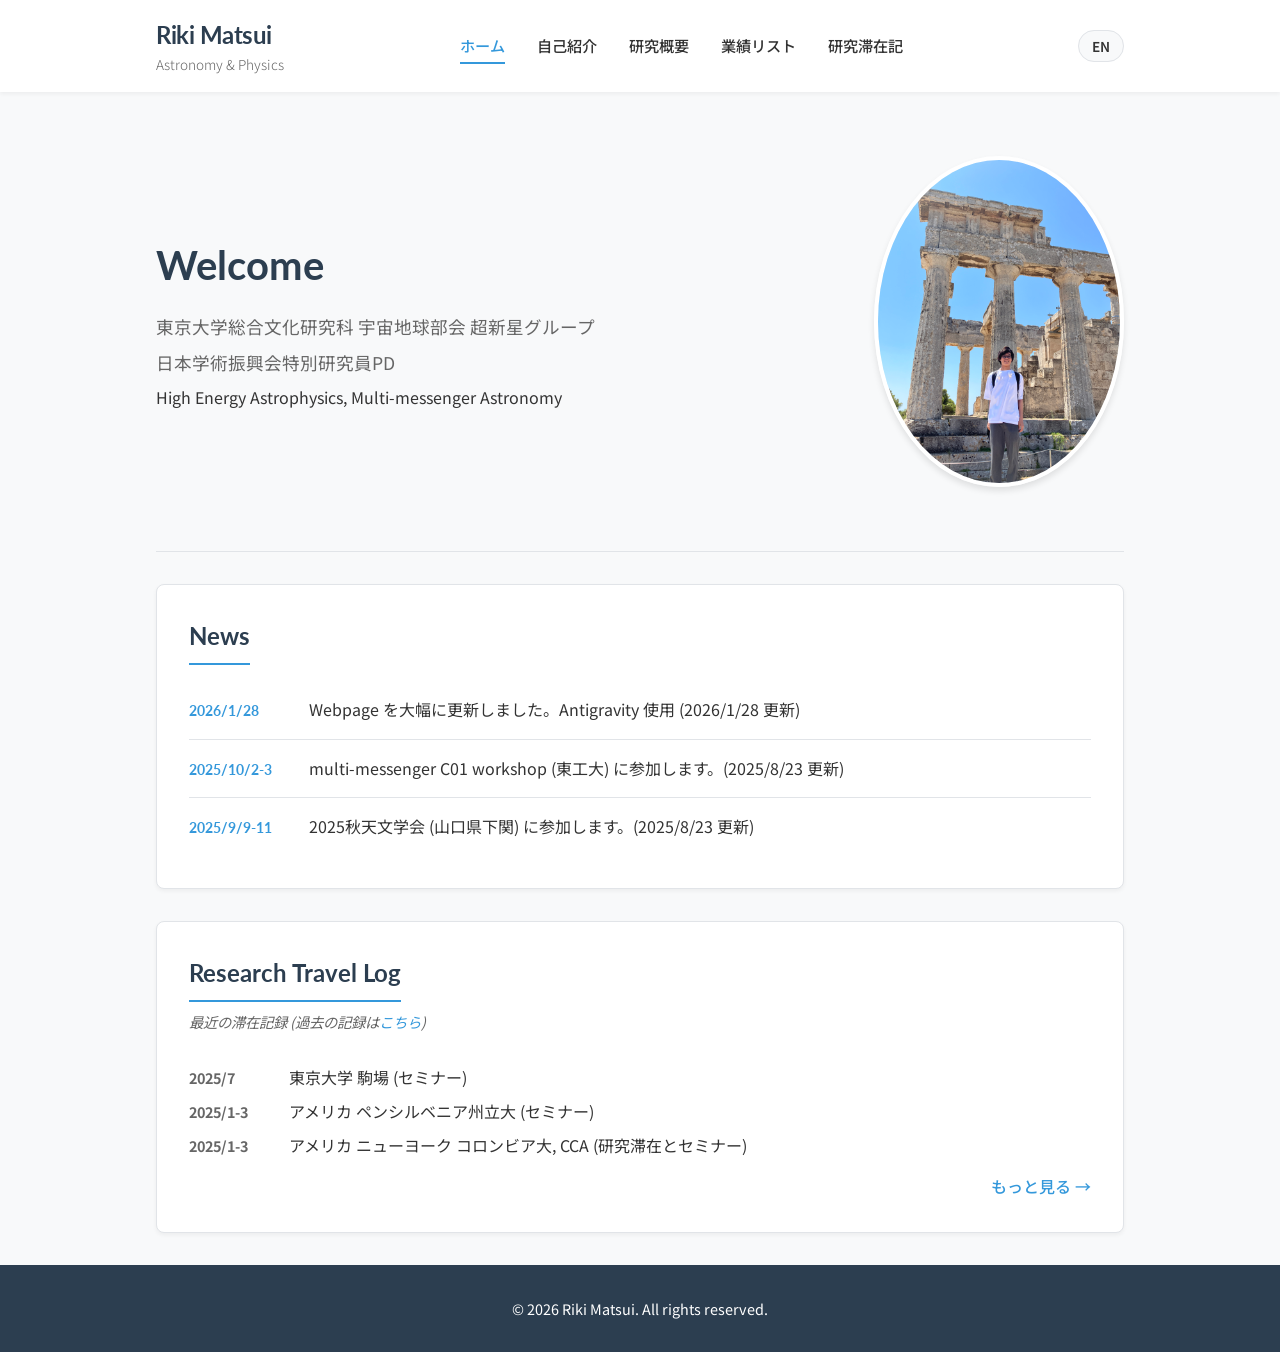
<file: index.html>
<!DOCTYPE html>
<html lang="ja">

<head>
    <meta charset="UTF-8">
    <meta name="viewport" content="width=device-width, initial-scale=1.0">
    <title>Riki Matsui | Astronomy & Physics</title>
    <meta name="google-site-verification" content="dan_B0LjFJUZ8YL3-jYiTdDxJ4oPLtjzpQkESP8OcBo" />
    <meta name="description"
        content="Riki Matsui's personal website. JSPS PD Research Fellow at the University of Tokyo, specializing in High Energy Astrophysics and Multi-messenger Astronomy.">
    <meta name="keywords"
        content="Riki Matsui, 松井理輝, Astronomy, Physics, University of Tokyo, Tohoku University, High Energy Astrophysics, Gamma-ray Bursts, Multi-messenger Astronomy">
    <link rel="canonical" href="https://riki-matsui.github.io/webpage/index.html">

    <!-- Open Graph / Facebook -->
    <meta property="og:type" content="website">
    <meta property="og:url" content="https://riki-matsui.github.io/webpage/">
    <meta property="og:title" content="Riki Matsui | Astronomy & Physics">
    <meta property="og:description"
        content="JSPS PD Research Fellow at the University of Tokyo. Researching High Energy Astrophysics.">
    <meta property="og:image" content="https://riki-matsui.github.io/webpage/Japanese/images/og-image.jpg">

    <!-- Twitter -->
    <meta property="twitter:card" content="summary_large_image">
    <meta property="twitter:url" content="https://riki-matsui.github.io/webpage/">
    <meta property="twitter:title" content="Riki Matsui | Astronomy & Physics">
    <meta property="twitter:description"
        content="JSPS PD Research Fellow at the University of Tokyo. Researching High Energy Astrophysics.">
    <meta property="twitter:image" content="https://riki-matsui.github.io/webpage/Japanese/images/og-image.jpg">

    <link rel="preconnect" href="https://fonts.googleapis.com">
    <link rel="preconnect" href="https://fonts.gstatic.com" crossorigin>
    <link
        href="https://fonts.googleapis.com/css2?family=Lato:wght@300;400;700&family=Noto+Sans+JP:wght@300;400;500;700&display=swap"
        rel="stylesheet">
    <link rel="stylesheet" href="./Japanese/style.css">
</head>

<body>
    <div class="main-wrapper">
        <header class="site-header">
            <div class="container header-container">
                <div class="logo">
                    <h1>Riki Matsui</h1>
                    <span class="subtitle">Astronomy & Physics</span>
                </div>
                <nav class="main-nav">
                    <ul>
                        <li><a href="index.html" class="active">ホーム</a></li>
                        <li><a href="./Japanese/myself.html">自己紹介</a></li>
                        <li><a href="./Japanese/research.html">研究概要</a></li>
                        <li><a href="./Japanese/presentation.html">業績リスト</a></li>
                        <li><a href="./Japanese/log.html">研究滞在記</a></li>
                    </ul>
                </nav>
                <div class="language-switch">
                    <a href="./English/index.html">EN</a>
                </div>
            </div>
        </header>

        <main class="container content-container">
            <section class="hero-section">
                <div class="hero-text">
                    <h2>Welcome</h2>
                    <p class="intro-lead">東京大学総合文化研究科 宇宙地球部会 超新星グループ</p>
                    <p class="intro-lead">日本学術振興会特別研究員PD</p>
                    <p>High Energy Astrophysics, Multi-messenger Astronomy</p>
                </div>
                <div class="hero-image">
                    <img src="./photo.JPG" alt="Profile Photo" class="profile-img">
                </div>
            </section>

            <section id="news" class="section-card">
                <h2 class="section-title">News</h2>
                <div class="news-list">
                    <article class="news-item">
                        <span class="date">2026/1/28</span>
                        <p>Webpage を大幅に更新しました。Antigravity 使用 (2026/1/28 更新)</p>
                    </article>
                    <article class="news-item">
                        <span class="date">2025/10/2-3</span>
                        <p>multi-messenger C01 workshop (東工大) に参加します。(2025/8/23 更新)</p>
                    </article>
                    <article class="news-item">
                        <span class="date">2025/9/9-11</span>
                        <p>2025秋天文学会 (山口県下関) に参加します。(2025/8/23 更新)</p>
                    </article>
                </div>
            </section>

            <section id="travel" class="section-card">
                <h2 class="section-title">Research Travel Log</h2>
                <p class="section-subtitle">最近の滞在記録 (過去の記録は<a href="./Japanese/log.html">こちら</a>)</p>
                <ul class="travel-list">
                    <li><span class="date">2025/7</span> 東京大学 駒場 (セミナー)</li>
                    <li><span class="date">2025/1-3</span> アメリカ ペンシルベニア州立大 (セミナー)</li>
                    <li><span class="date">2025/1-3</span> アメリカ ニューヨーク コロンビア大, CCA (研究滞在とセミナー)</li>
                </ul>
                <div style="text-align: right; margin-top: 1rem;">
                    <a href="./Japanese/log.html" style="color: var(--secondary-color); font-weight: 500;">もっと見る
                        &rarr;</a>
                </div>
            </section>
        </main>

        <footer class="site-footer">
            <p>&copy; 2026 Riki Matsui. All rights reserved.</p>
        </footer>
    </div>
</body>

</html>
</file>
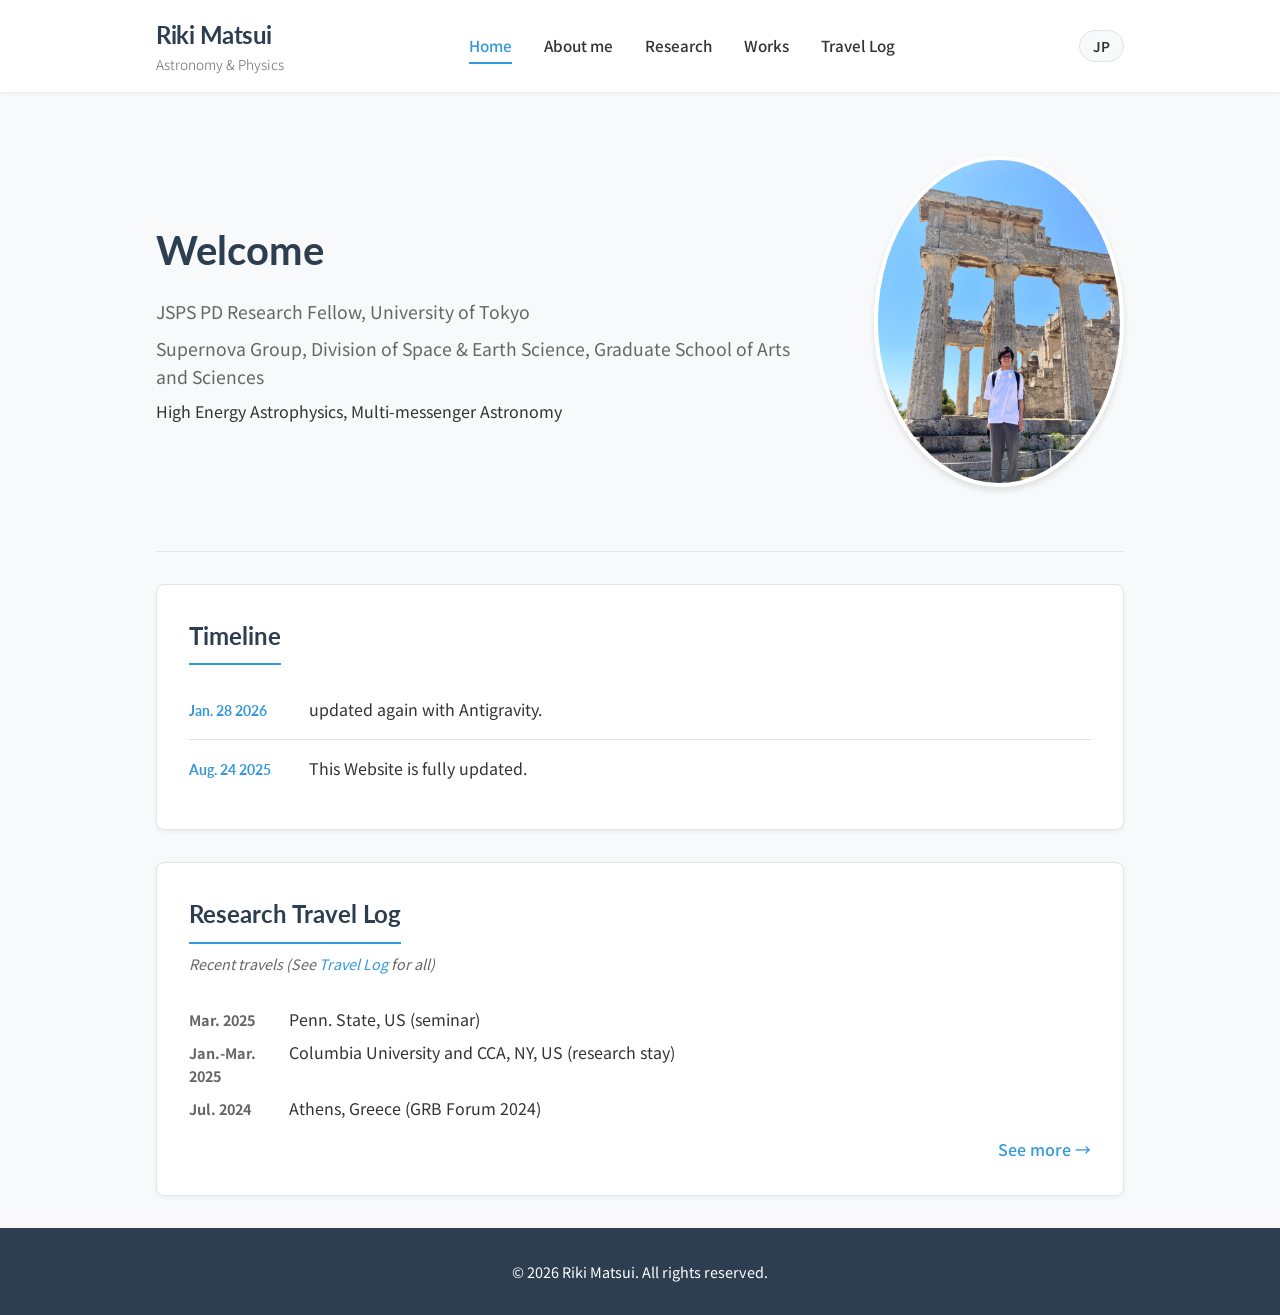
<file: English/index.html>
<!DOCTYPE html>
<html lang="ja">

<head>
    <meta charset="UTF-8">
    <meta name="viewport" content="width=device-width, initial-scale=1.0">
    <title>Riki Matsui | Astronomy & Physics</title>
    <meta name="description"
        content="Official website of Riki Matsui, JSPS PD Research Fellow at the University of Tokyo. Specialized in high-energy astrophysics, including gamma-ray bursts and multi-messenger astronomy.">
    <meta name="keywords"
        content="Riki Matsui, Astronomy, Physics, University of Tokyo, Tohoku University, High Energy Astrophysics, Gamma-ray Bursts, Multi-messenger Astronomy">
    <link rel="canonical" href="https://riki-matsui.github.io/webpage/English/index.html">

    <!-- Open Graph / Facebook -->
    <meta property="og:type" content="website">
    <meta property="og:url" content="https://riki-matsui.github.io/webpage/English/index.html">
    <meta property="og:title" content="Riki Matsui | Astronomy & Physics">
    <meta property="og:description"
        content="JSPS PD Research Fellow at the University of Tokyo. Researching High Energy Astrophysics.">
    <meta property="og:image" content="https://riki-matsui.github.io/webpage/Japanese/images/og-image.jpg">

    <!-- Twitter -->
    <meta property="twitter:card" content="summary_large_image">
    <meta property="twitter:url" content="https://riki-matsui.github.io/webpage/English/index.html">
    <meta property="twitter:title" content="Riki Matsui | Astronomy & Physics">
    <meta property="twitter:description"
        content="JSPS PD Research Fellow at the University of Tokyo. Researching High Energy Astrophysics.">
    <meta property="twitter:image" content="https://riki-matsui.github.io/webpage/Japanese/images/og-image.jpg">

    <link rel="preconnect" href="https://fonts.googleapis.com">
    <link rel="preconnect" href="https://fonts.gstatic.com" crossorigin>
    <link
        href="https://fonts.googleapis.com/css2?family=Lato:wght@300;400;700&family=Noto+Sans+JP:wght@300;400;500;700&display=swap"
        rel="stylesheet">
    <link rel="stylesheet" href="./../Japanese/style.css">
</head>

<body>
    <div class="main-wrapper">
        <header class="site-header">
            <div class="container header-container">
                <div class="logo">
                    <h1>Riki Matsui</h1>
                    <span class="subtitle">Astronomy & Physics</span>
                </div>
                <nav class="main-nav">
                    <ul>
                        <li><a href="index.html" class="active">Home</a></li>
                        <li><a href="myself.html">About me</a></li>
                        <li><a href="research.html">Research</a></li>
                        <li><a href="presentation.html">Works</a></li>
                        <li><a href="log.html">Travel Log</a></li>
                    </ul>
                </nav>
                <div class="language-switch">
                    <a href="./../index.html">JP</a>
                </div>
            </div>
        </header>

        <main class="container content-container">
            <section class="hero-section">
                <div class="hero-text">
                    <h2>Welcome</h2>
                    <p class="intro-lead">JSPS PD Research Fellow, University of Tokyo</p>
                    <p class="intro-lead">Supernova Group, Division of Space & Earth Science, Graduate School of Arts and Sciences</p>
                    <p>High Energy Astrophysics, Multi-messenger Astronomy</p>
                </div>
                <div class="hero-image">
                    <img src="./photo.JPG" alt="Profile Photo" class="profile-img">
                </div>
            </section>

            <section id="about" class="section-card">
                <h2 class="section-title">Timeline</h2>
                <div class="news-list">
                    <div class="news-item">
                        <span class="date">Jan. 28 2026</span>
                        <p>updated again with Antigravity.</p>
                    </div>
                    <div class="news-item">
                        <span class="date">Aug. 24 2025</span>
                        <p>This Website is fully updated.</p>
                    </div>
                </div>
            </section>

            <section class="section-card">
                <h2 class="section-title">Research Travel Log</h2>
                <p class="section-subtitle">Recent travels (See <a href="log.html">Travel Log</a> for all)</p>
                <ul class="travel-list">
                    <li><span class="date">Mar. 2025</span> Penn. State, US (seminar)</li>
                    <li><span class="date">Jan.-Mar. 2025</span> Columbia University and CCA, NY, US (research stay)
                    </li>
                    <li><span class="date">Jul. 2024</span> Athens, Greece (GRB Forum 2024)</li>
                </ul>
                <div style="text-align: right; margin-top: 1rem;">
                    <a href="log.html" style="color: var(--secondary-color); font-weight: 500;">See more &rarr;</a>
                </div>
            </section>
        </main>

        <footer class="site-footer">
            <p>&copy; 2026 Riki Matsui. All rights reserved.</p>
        </footer>
    </div>
</body>

</html>
</file>
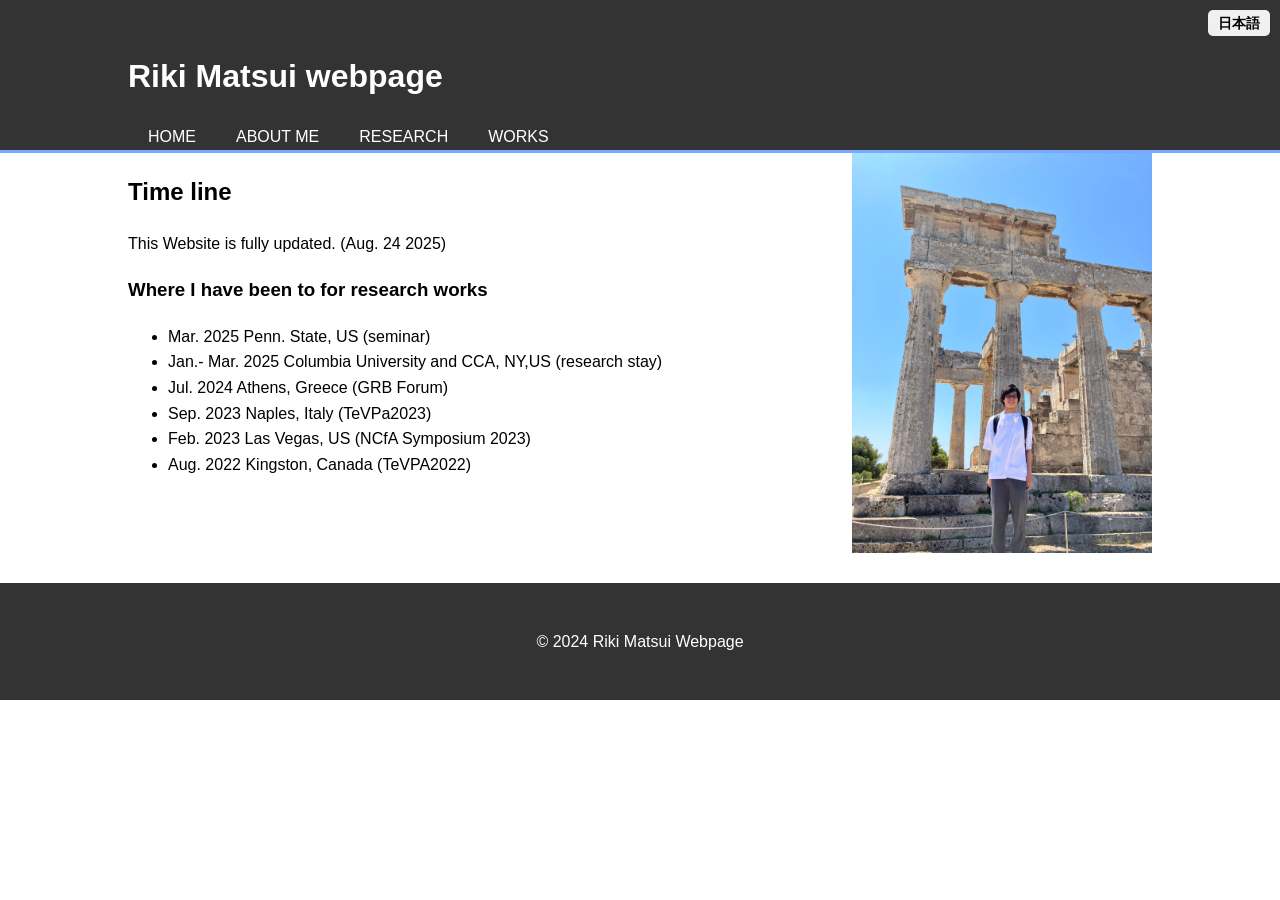
<file: webpage_beta/English/index.html>
<!DOCTYPE html>
<html lang="ja">
<head>
    <meta charset="UTF-8">
    <meta name="viewport" content="width=device-width, initial-scale=1.0">
    <title>Riki Matsui webpage</title>
    <link rel="stylesheet" href="style.css">
</head>
<body>
    <div class="language-switch">
        <a href="../Japanese/index.html">日本語</a>
    </div>
    <header>
        <div class="container">
            <h1>Riki Matsui webpage</h1>
            <ul>
                <li><a href="index.html"> Home</a></li>
                <li><a href="myself.html">About me</a></li>
                <li><a href="research.html">Research</a></li>
                <li><a href="presentation.html">Works</a></li>
            </ul>
        </div>
    </header>
    <div class="container">
        <img src="./photo.JPG" alt="ギリシャ エギナ島にて" class="image">
        <section id="about">
            <h2>Time line</h2>
            <p>This Website is fully updated. (Aug. 24 2025)</p>
        </section>

        </section>
        <h3>Where I have been to for research works</h3>
        <ul>
            <li> Mar. 2025 Penn. State, US (seminar)</a> </li>
            <li> Jan.- Mar. 2025 Columbia University and CCA, NY,US (research stay)</a> </li>
            <li> Jul. 2024 Athens, Greece (GRB Forum)</a> </li>
            <li> Sep. 2023 Naples, Italy (TeVPa2023)</a> </li>
            <li> Feb. 2023 Las Vegas, US (NCfA Symposium 2023)</a> </li>
            <li> Aug. 2022 Kingston, Canada (TeVPA2022)</a> </li>
            </ul>
        
        
        </section>

    </div>
    <footer>
        <p>&copy; 2024 Riki Matsui Webpage</p>
    </footer>
</body>
</html>
</file>
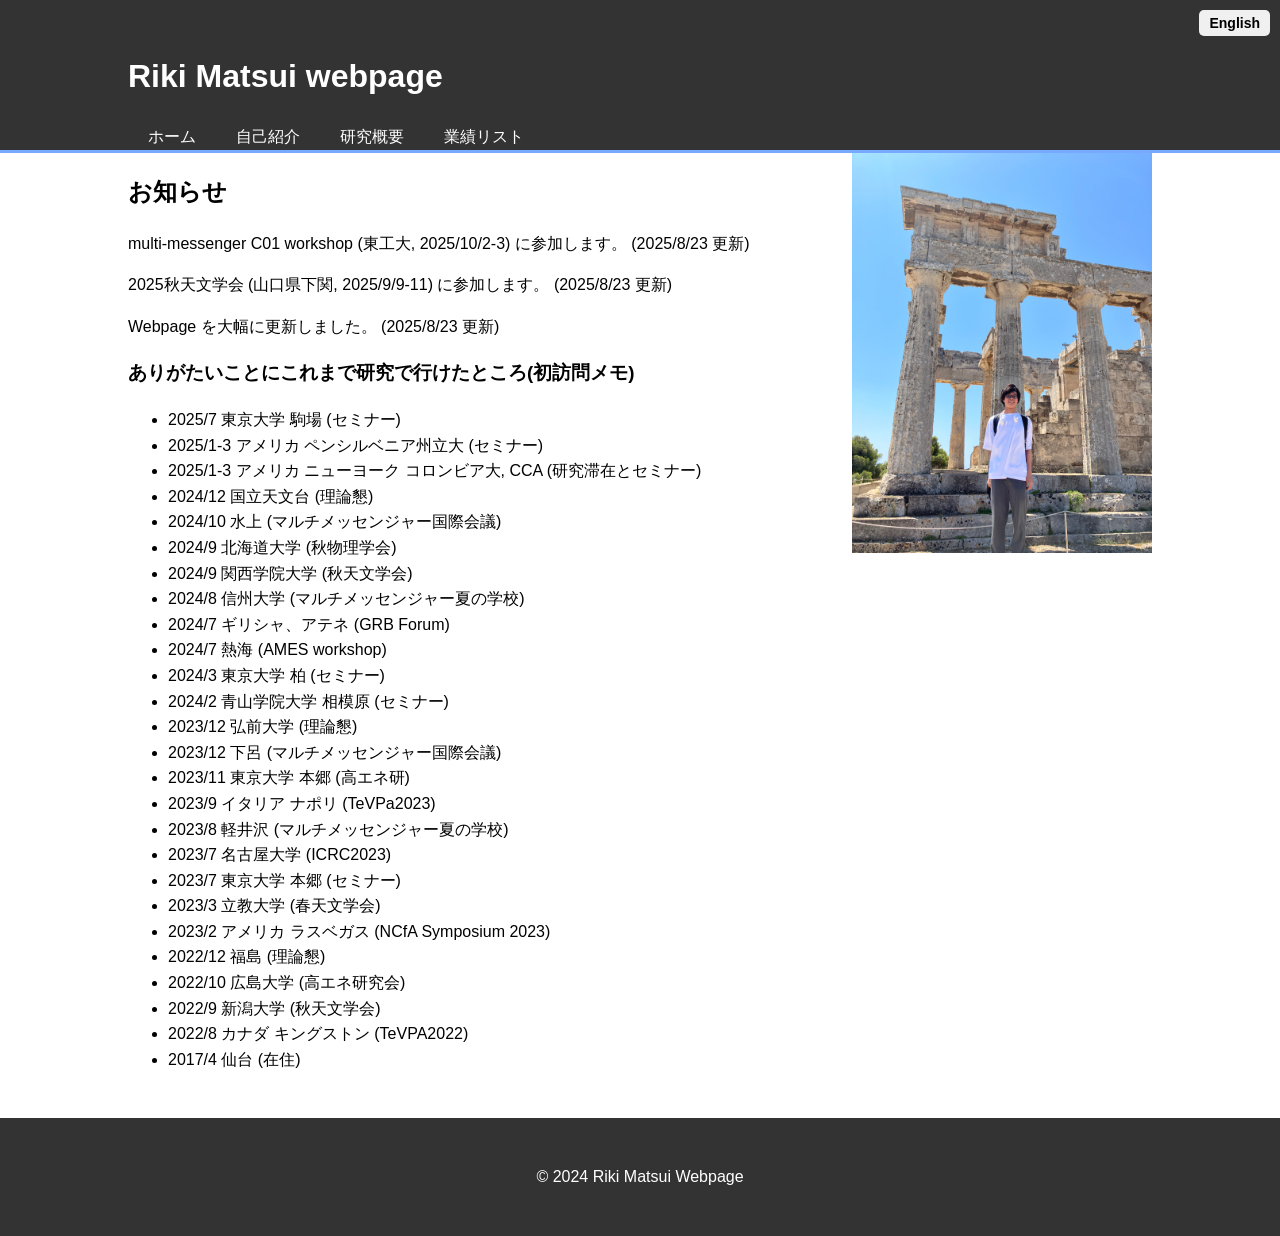
<file: webpage_beta/Japanese/index.html>
<!DOCTYPE html>
<html lang="ja">
<head>
    <meta charset="UTF-8">
    <meta name="viewport" content="width=device-width, initial-scale=1.0">
    <title>Riki Matsui webpage</title>
    <link rel="stylesheet" href="style.css">
</head>
<body>
    <div class="language-switch">
        <a href="../English/index.html">English</a>
    </div>
    <header>
        <div class="container">
            <h1>Riki Matsui webpage</h1>
            <ul>
                <li><a href="index.html">ホーム</a></li>
                <li><a href="myself.html">自己紹介</a></li>
                <li><a href="research.html">研究概要</a></li>
                <li><a href="presentation.html">業績リスト</a></li>
            </ul>
        </div>
    </header>
    <div class="container">
        <img src="./photo.JPG" alt="ギリシャ エギナ島にて" class="image">
        <section id="about">
            <h2>お知らせ</h2>
            <p> multi-messenger C01 workshop (東工大, 2025/10/2-3) に参加します。 (2025/8/23 更新) </p>
            <p> 2025秋天文学会 (山口県下関, 2025/9/9-11) に参加します。 (2025/8/23 更新) </p>
            <p> Webpage を大幅に更新しました。 (2025/8/23 更新) </p>
        </section>

        </section>
            <h3>ありがたいことにこれまで研究で行けたところ(初訪問メモ)</h3>
            <ul>
                <li> 2025/7 東京大学 駒場 (セミナー)</a> </li>
                <li> 2025/1-3 アメリカ ペンシルベニア州立大 (セミナー)</a> </li>
                <li> 2025/1-3 アメリカ ニューヨーク コロンビア大, CCA (研究滞在とセミナー)</a> </li>
                <li> 2024/12 国立天文台 (理論懇)</a> </li>
                <li> 2024/10 水上 (マルチメッセンジャー国際会議)</a> </li>
                <li> 2024/9 北海道大学 (秋物理学会)</a> </li>
                <li> 2024/9 関西学院大学 (秋天文学会)</a> </li>
                <li> 2024/8 信州大学 (マルチメッセンジャー夏の学校)</a> </li>
                <li> 2024/7 ギリシャ、アテネ (GRB Forum)</a> </li>
                <li> 2024/7 熱海 (AMES workshop)</a> </li>
                <li> 2024/3 東京大学 柏 (セミナー)</a> </li>
                <li> 2024/2 青山学院大学 相模原 (セミナー)</a> </li>
                <li> 2023/12 弘前大学 (理論懇)</a> </li>
                <li> 2023/12 下呂 (マルチメッセンジャー国際会議)</a> </li>
                <li> 2023/11 東京大学 本郷 (高エネ研)</a> </li>
                <li> 2023/9 イタリア ナポリ (TeVPa2023)</a> </li>
                <li> 2023/8 軽井沢 (マルチメッセンジャー夏の学校)</a> </li>
                <li> 2023/7 名古屋大学 (ICRC2023)</a> </li>
                <li> 2023/7 東京大学 本郷 (セミナー)</a> </li>
                <li> 2023/3 立教大学 (春天文学会)</a> </li>
                <li> 2023/2 アメリカ ラスベガス (NCfA Symposium 2023)</a> </li>
                <li> 2022/12 福島 (理論懇)</a> </li>
                <li> 2022/10 広島大学 (高エネ研究会)</a> </li>
                <li> 2022/9 新潟大学 (秋天文学会)</a> </li>
                <li> 2022/8 カナダ キングストン (TeVPA2022)</a> </li>
                <li> 2017/4 仙台 (在住)</a> </li>

                </ul>
            
            
        </section>
    </div>
    <footer>
        <p>&copy; 2024 Riki Matsui Webpage</p>
    </footer>
</body>
</html>
</file>
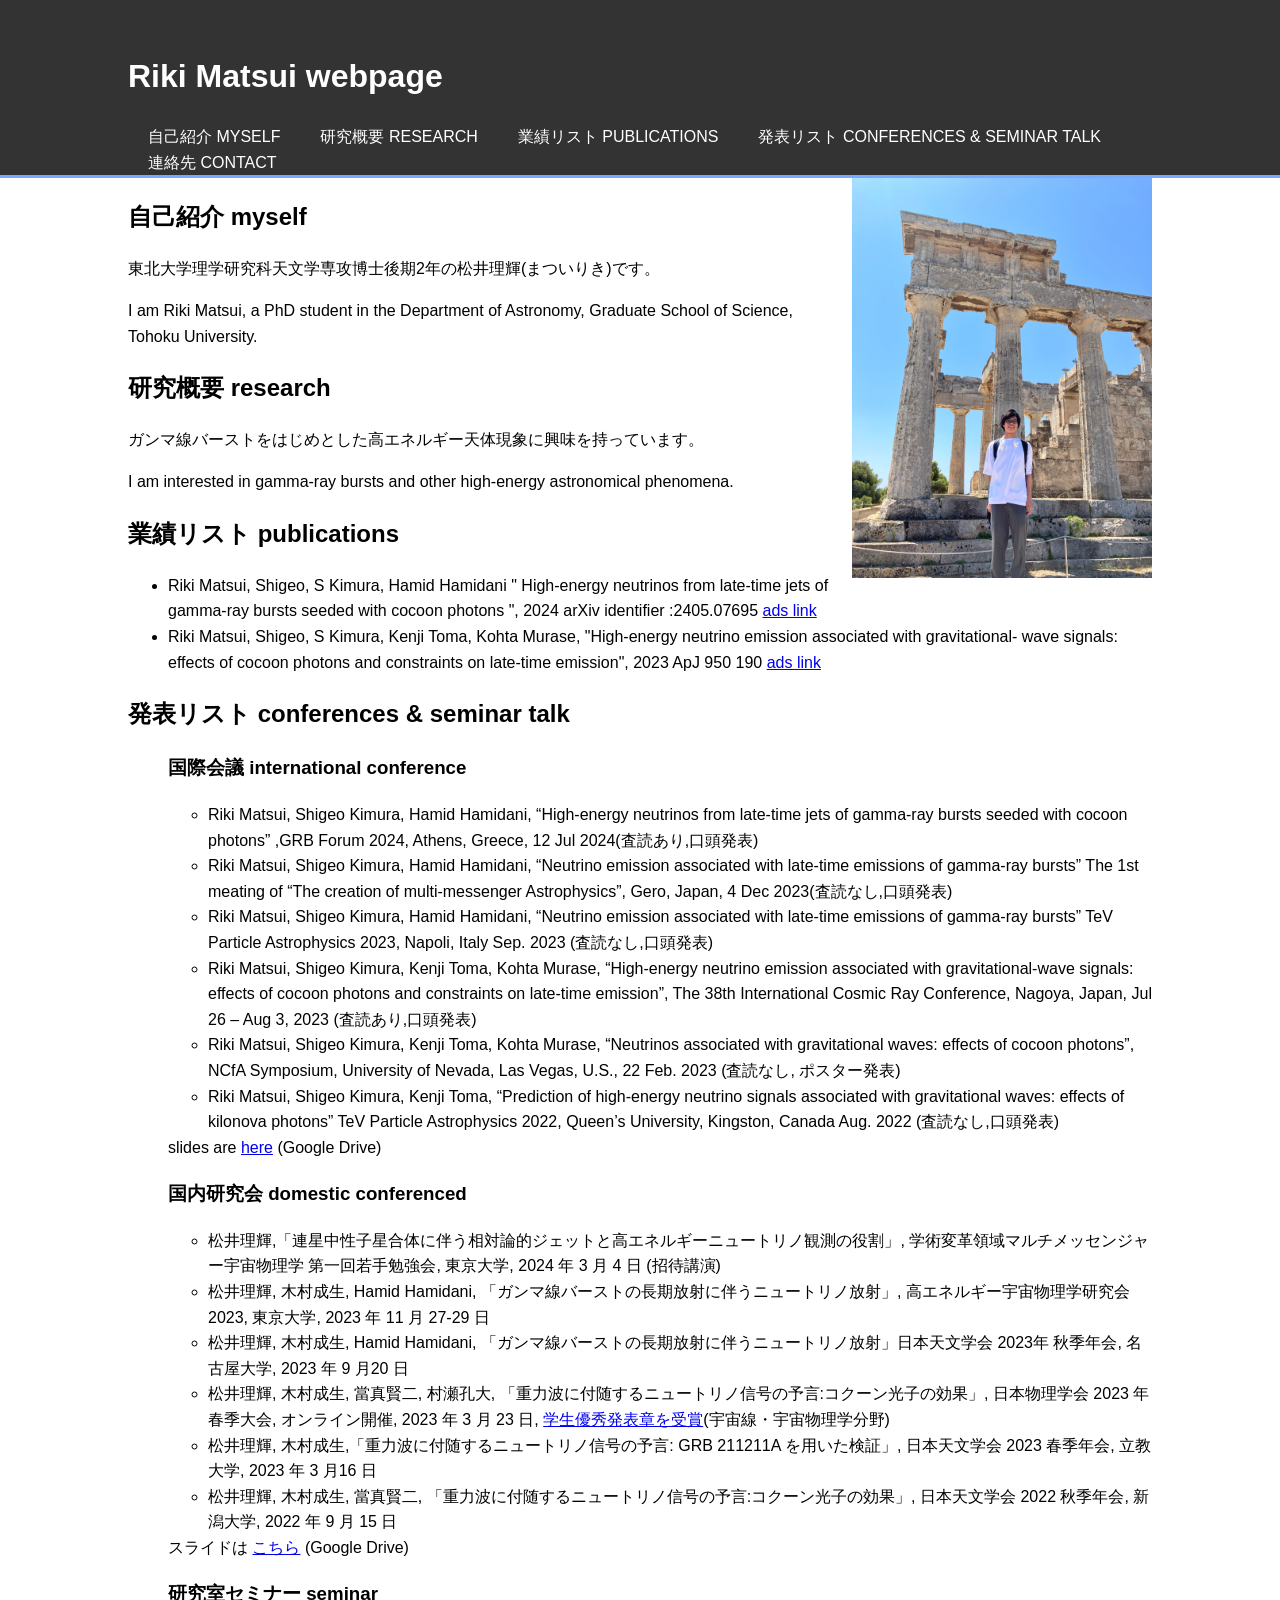
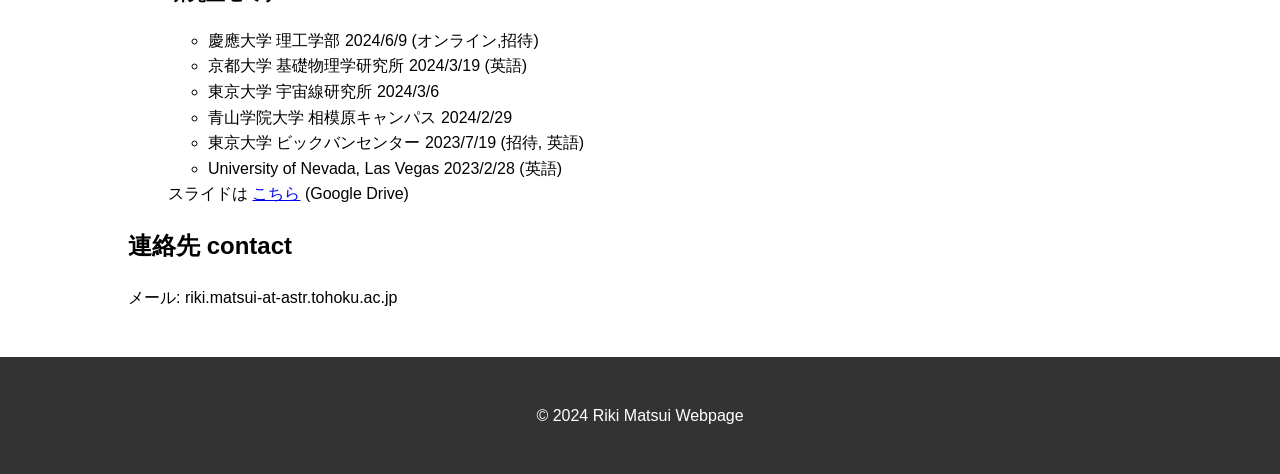
<file: rikimatsui_research.html>
<!DOCTYPE html>
<html lang="ja">
<head>
    <meta charset="UTF-8">
    <meta name="viewport" content="width=device-width, initial-scale=1.0">
    <title>Riki Matsui webpage</title>
    <style>
        body {
            font-family: Arial, sans-serif;
            line-height: 1.6;
            margin: 0;
            padding: 0;
        }
        .container {
            width: 80%;
            margin: auto;
            overflow: hidden;
        }
        header {
            background: #333;
            color: #fff;
            padding-top: 30px;
            min-height: 70px;
            border-bottom: #77aaff 3px solid;
        }
        header a {
            color: #fff;
            text-decoration: none;
            text-transform: uppercase;
            font-size: 16px;
        }
        header ul {
            padding: 0;
            list-style: none;
        }
        header li {
            float: left;
            display: inline;
            padding: 0 20px 0 20px;
        }
        footer {
            background: #333;
            color: #fff;
            text-align: center;
            padding: 30px;
            margin-top: 30px;
        }

        .image {
            width: 300px; /* 画像の幅を300pxに設定 */
            height: auto; /* 画像の高さを自動調整 */
            float: right; /* 画像を右寄せ */
            margin-left: 20px; /* テキストとの間にスペースを追加 */
        }
    </style>
</head>
<body>
    <header>
        <div class="container">
            <h1>Riki Matsui webpage</h1>
            <ul>
                <li><a href="#about">自己紹介 myself</a></li>
                <li><a href="#research">研究概要 research</a></li>
                <li><a href="#publications">業績リスト publications</a></li>
                <li><a href="#conferences">発表リスト conferences & seminar talk</a></li>
                <li><a href="#contact">連絡先 contact</a></li>
            </ul>
        </div>
    </header>
    
    <div class="container">
        <img src="./photo.JPG" alt="ギリシャ エギナ島にて" class="image">
        <section id="about">
            <h2>自己紹介 myself</h2>
            <p>東北大学理学研究科天文学専攻博士後期2年の松井理輝(まついりき)です。</p>
            <p>I am Riki Matsui, a PhD student in the Department of Astronomy, Graduate School of Science, Tohoku University.</p>
            

        </section>
        
        <section id="research">
            <h2>研究概要 research</h2>
            <p>ガンマ線バーストをはじめとした高エネルギー天体現象に興味を持っています。</p>
            <p>I am interested in gamma-ray bursts and other high-energy astronomical phenomena.</p>
        </section>
        
        <section id="publications">
            <h2>業績リスト publications</h2>
            <ul>
                <li>Riki Matsui, Shigeo, S Kimura, Hamid Hamidani " High-energy neutrinos from late-time jets of gamma-ray bursts seeded with cocoon photons ", 2024 arXiv identifier :2405.07695 <a href="https://ui.adsabs.harvard.edu/abs/2024arXiv240507695M/abstract" target="_blank"> ads link</a> </li>
                <li>Riki Matsui, Shigeo, S Kimura, Kenji Toma, Kohta Murase, "High-energy neutrino emission associated with gravitational- wave signals: effects of cocoon photons and constraints on late-time emission", 2023 ApJ 950 190 <a href="https://ui.adsabs.harvard.edu/abs/2023ApJ...950..190M/abstract" target="_blank" > ads link</a> </li>
                
                <!-- 他の業績 -->
            </ul>
        </section>

        <section id="conferences">
            <h2> 発表リスト conferences & seminar talk</h2>
            <ul>
                <h3> 国際会議 international conference</h3>
                <ul>
                    <li> Riki Matsui, Shigeo Kimura, Hamid Hamidani, “High-energy neutrinos from late-time jets of gamma-ray bursts seeded with cocoon photons” ,GRB Forum 2024, Athens, Greece, 12 Jul 2024(査読あり,口頭発表)</li>
                    <li> Riki Matsui, Shigeo Kimura, Hamid Hamidani, “Neutrino emission associated with late-time emissions of gamma-ray bursts” The 1st meating of “The creation of multi-messenger Astrophysics”, Gero, Japan, 4 Dec 2023(査読なし,口頭発表)</li>
                    <li>Riki Matsui, Shigeo Kimura, Hamid Hamidani, “Neutrino emission associated with late-time emissions of gamma-ray bursts” TeV Particle Astrophysics 2023, Napoli, Italy Sep. 2023 (査読なし,口頭発表)</li>
                    <li>Riki Matsui, Shigeo Kimura, Kenji Toma, Kohta Murase, “High-energy neutrino emission associated with gravitational-wave signals: effects of cocoon photons and constraints on late-time emission”, The 38th International Cosmic Ray Conference, Nagoya, Japan, Jul 26 – Aug 3, 2023 (査読あり,口頭発表)</li>
                    <li>Riki Matsui, Shigeo Kimura, Kenji Toma, Kohta Murase, “Neutrinos associated with gravitational waves: effects of cocoon photons”, NCfA Symposium, University of Nevada, Las Vegas, U.S., 22 Feb. 2023 (査読なし, ポスター発表)</li>
                    <li>Riki Matsui, Shigeo Kimura, Kenji Toma, “Prediction of high-energy neutrino signals associated with gravitational waves: effects of kilonova photons” TeV Particle Astrophysics 2022, Queen’s University, Kingston, Canada Aug. 2022 (査読なし,口頭発表)</li>
                    </ul>slides are <a href="https://drive.google.com/drive/folders/1AOSSB6BXiyBopaYAWLgXyWZCO3keHLuq?usp=sharing" target="_blank">here</a>  (Google Drive) </ul>
                </ul>
            </ul>
            <ul>
                <h3> 国内研究会 domestic conferenced</h3>
                <ul>
                    <li> 松井理輝,「連星中性子星合体に伴う相対論的ジェットと高エネルギーニュートリノ観測の役割」, 学術変革領域マルチメッセンジャー宇宙物理学 第一回若手勉強会, 東京大学, 2024 年 3 月 4 日 (招待講演)</li>
                    <li>松井理輝, 木村成生, Hamid Hamidani, 「ガンマ線バーストの長期放射に伴うニュートリノ放射」, 高エネルギー宇宙物理学研究会 2023, 東京大学, 2023 年 11 月 27-29 日</li>
                    <li>松井理輝, 木村成生, Hamid Hamidani, 「ガンマ線バーストの長期放射に伴うニュートリノ放射」日本天文学会 2023年 秋季年会, 名古屋大学, 2023 年 9 月20 日</li>
                    <li>松井理輝, 木村成生, 當真賢二, 村瀬孔大, 「重力波に付随するニュートリノ信号の予言:コクーン光子の効果」, 日本物理学会 2023 年 春季大会, オンライン開催, 2023 年 3 月 23 日, <a href="https://www.jps.or.jp/activities/awards/gakusei/2023_student_presentation_award.php" target="_blank">学生優秀発表章を受賞</a>(宇宙線・宇宙物理学分野)  </li>
                    <li>松井理輝, 木村成生,「重力波に付随するニュートリノ信号の予言: GRB 211211A を用いた検証」, 日本天文学会 2023 春季年会, 立教大学, 2023 年 3 月16 日</li>
                    <li>松井理輝, 木村成生, 當真賢二, 「重力波に付随するニュートリノ信号の予言:コクーン光子の効果」, 日本天文学会 2022 秋季年会, 新潟大学, 2022 年 9 月 15 日</li>
                    </ul>スライドは <a href="https://drive.google.com/drive/folders/1vF4T-aJkhDrUdeTdbDK1ZrdrFBF1mb99?usp=sharing" target="_blank">こちら</a> (Google Drive) </ul>
                </ul>
            </ul>
            <ul>
                <h3> 研究室セミナー seminar </h3>
                <ul>
                    <li>慶應大学 理工学部 2024/6/9 (オンライン,招待)</li>
                    <li>京都大学 基礎物理学研究所 2024/3/19 (英語)</li>
                    <li>東京大学 宇宙線研究所 2024/3/6</li>
                    <li>青山学院大学 相模原キャンパス 2024/2/29</li>
                    <li>東京大学 ビックバンセンター 2023/7/19 (招待, 英語)</li>
                    <li>University of Nevada, Las Vegas  2023/2/28 (英語)</li>
                    </ul>スライドは <a href="https://drive.google.com/drive/folders/1qbx6Gbd-MR_ozNOWVEE2f-UA9idyFeqW?usp=sharing" target="_blank">こちら</a> (Google Drive)</ul>
                    </ul>

                    <!-- 他の業績 -->
            

                    <!-- 他の業績 -->
                </ul>
            </ul>

        <section id="seminar">





        <section id="contact">
            <h2> 連絡先 contact</h2>
            <p>メール: riki.matsui-at-astr.tohoku.ac.jp</p>
            <!-- <p>電話: 123-456-7890</p> -->
        </section>
    </div>
    
    <footer>
        <p>&copy; 2024 Riki Matsui Webpage</p>
    </footer>
</body>
</html>
</file>
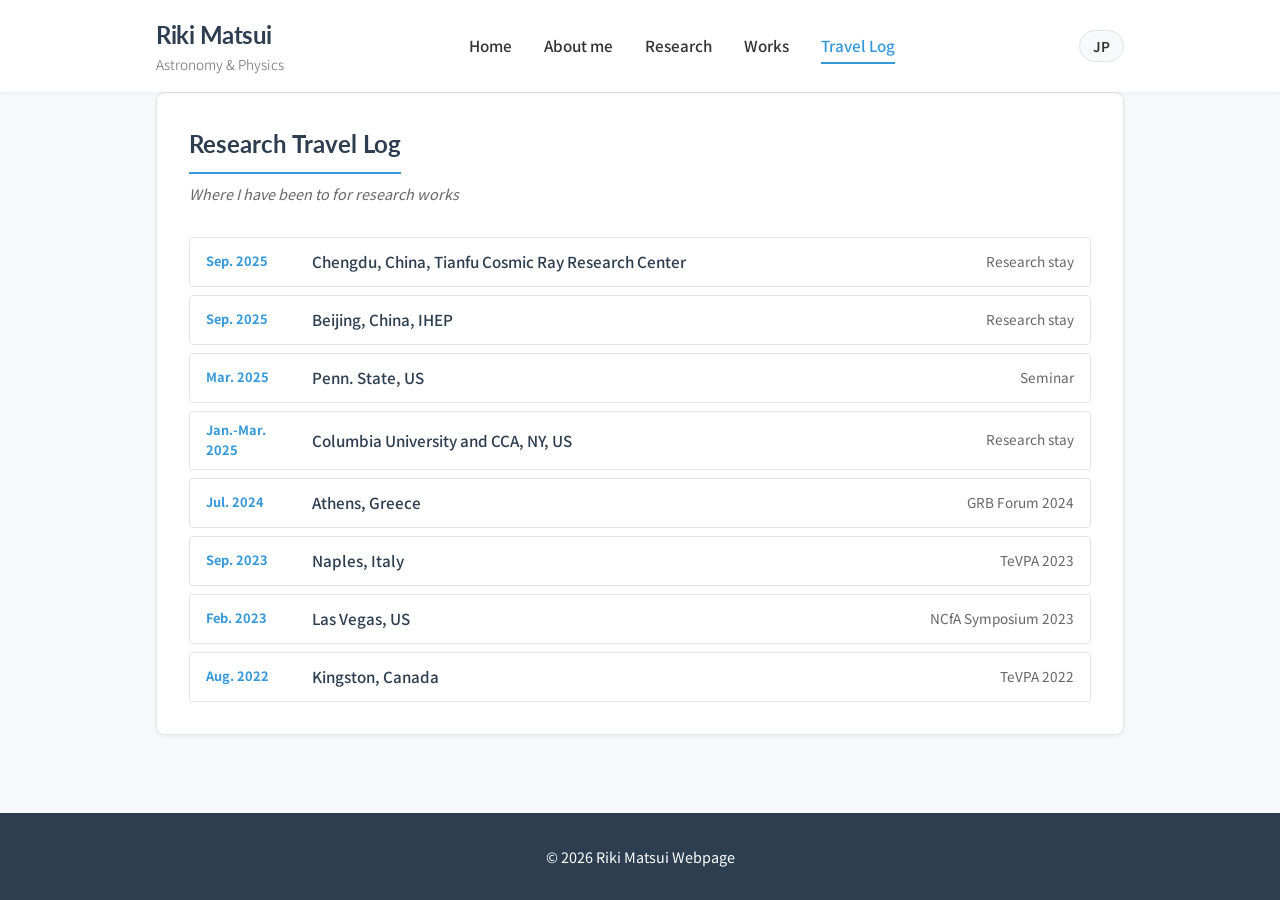
<file: English/log.html>
<!DOCTYPE html>
<html lang="ja">

<head>
    <meta charset="UTF-8">
    <meta name="viewport" content="width=device-width, initial-scale=1.0">
    <title>Travel Log | Riki Matsui</title>
    <meta name="description" content="Travel log of Riki Matsui, including research stays in China, US, and Europe.">
    <link rel="canonical" href="https://riki-matsui.github.io/webpage/English/log.html">
    <link rel="preconnect" href="https://fonts.googleapis.com">
    <link rel="preconnect" href="https://fonts.gstatic.com" crossorigin>
    <link
        href="https://fonts.googleapis.com/css2?family=Lato:wght@300;400;700&family=Noto+Sans+JP:wght@300;400;500;700&display=swap"
        rel="stylesheet">
    <link rel="stylesheet" href="./../Japanese/style.css">
</head>

<body>
    <div class="main-wrapper">
        <header class="site-header">
            <div class="container header-container">
                <div class="logo">
                    <h1>Riki Matsui</h1>
                    <span class="subtitle">Astronomy & Physics</span>
                </div>
                <nav class="main-nav">
                    <ul>
                        <li><a href="index.html">Home</a></li>
                        <li><a href="myself.html">About me</a></li>
                        <li><a href="research.html">Research</a></li>
                        <li><a href="presentation.html">Works</a></li>
                        <li><a href="log.html" class="active">Travel Log</a></li>
                    </ul>
                </nav>
                <div class="language-switch">
                    <a href="./../Japanese/log.html">JP</a>
                </div>
            </div>
        </header>

        <main class="container content-container">
            <section class="section-card">
                <h2 class="section-title">Research Travel Log</h2>
                <p class="section-subtitle">Where I have been to for research works</p>

                <div class="log-grid">
                    <article class="log-card">
                        <!-- <div class="log-image-container"><img src="" alt=""></div> -->
                        <div class="log-content">
                            <span class="log-date">Sep. 2025</span>
                            <h3 class="log-title">Chengdu, China, Tianfu Cosmic Ray Research Center</h3>
                            <p class="log-description">Research stay</p>
                        </div>
                    </article>

                    <article class="log-card">
                        <!-- <div class="log-image-container"><img src="" alt=""></div> -->
                        <div class="log-content">
                            <span class="log-date">Sep. 2025</span>
                            <h3 class="log-title">Beijing, China, IHEP</h3>
                            <p class="log-description">Research stay</p>
                        </div>
                    </article>
                    <article class="log-card">
                        <!-- <div class="log-image-container"><img src="" alt=""></div> -->
                        <div class="log-content">
                            <span class="log-date">Mar. 2025</span>
                            <h3 class="log-title">Penn. State, US</h3>
                            <p class="log-description">Seminar</p>
                        </div>
                    </article>

                    <article class="log-card">
                        <!-- <div class="log-image-container"><img src="" alt=""></div> -->
                        <div class="log-content">
                            <span class="log-date">Jan.-Mar. 2025</span>
                            <h3 class="log-title">Columbia University and CCA, NY, US</h3>
                            <p class="log-description">Research stay</p>
                        </div>
                    </article>

                    <article class="log-card">
                        <!-- <div class="log-image-container"><img src="" alt=""></div> -->
                        <div class="log-content">
                            <span class="log-date">Jul. 2024</span>
                            <h3 class="log-title">Athens, Greece</h3>
                            <p class="log-description">GRB Forum 2024</p>
                        </div>
                    </article>

                    <article class="log-card">
                        <!-- <div class="log-image-container"><img src="" alt=""></div> -->
                        <div class="log-content">
                            <span class="log-date">Sep. 2023</span>
                            <h3 class="log-title">Naples, Italy</h3>
                            <p class="log-description">TeVPA 2023</p>
                        </div>
                    </article>

                    <article class="log-card">
                        <!-- <div class="log-image-container"><img src="" alt=""></div> -->
                        <div class="log-content">
                            <span class="log-date">Feb. 2023</span>
                            <h3 class="log-title">Las Vegas, US</h3>
                            <p class="log-description">NCfA Symposium 2023</p>
                        </div>
                    </article>

                    <article class="log-card">
                        <!-- <div class="log-image-container"><img src="" alt=""></div> -->
                        <div class="log-content">
                            <span class="log-date">Aug. 2022</span>
                            <h3 class="log-title">Kingston, Canada</h3>
                            <p class="log-description">TeVPA 2022</p>
                        </div>
                    </article>
                </div>
            </section>
        </main>

        <footer class="site-footer">
            <p>&copy; 2026 Riki Matsui Webpage</p>
        </footer>
    </div>
</body>

</html>
</file>
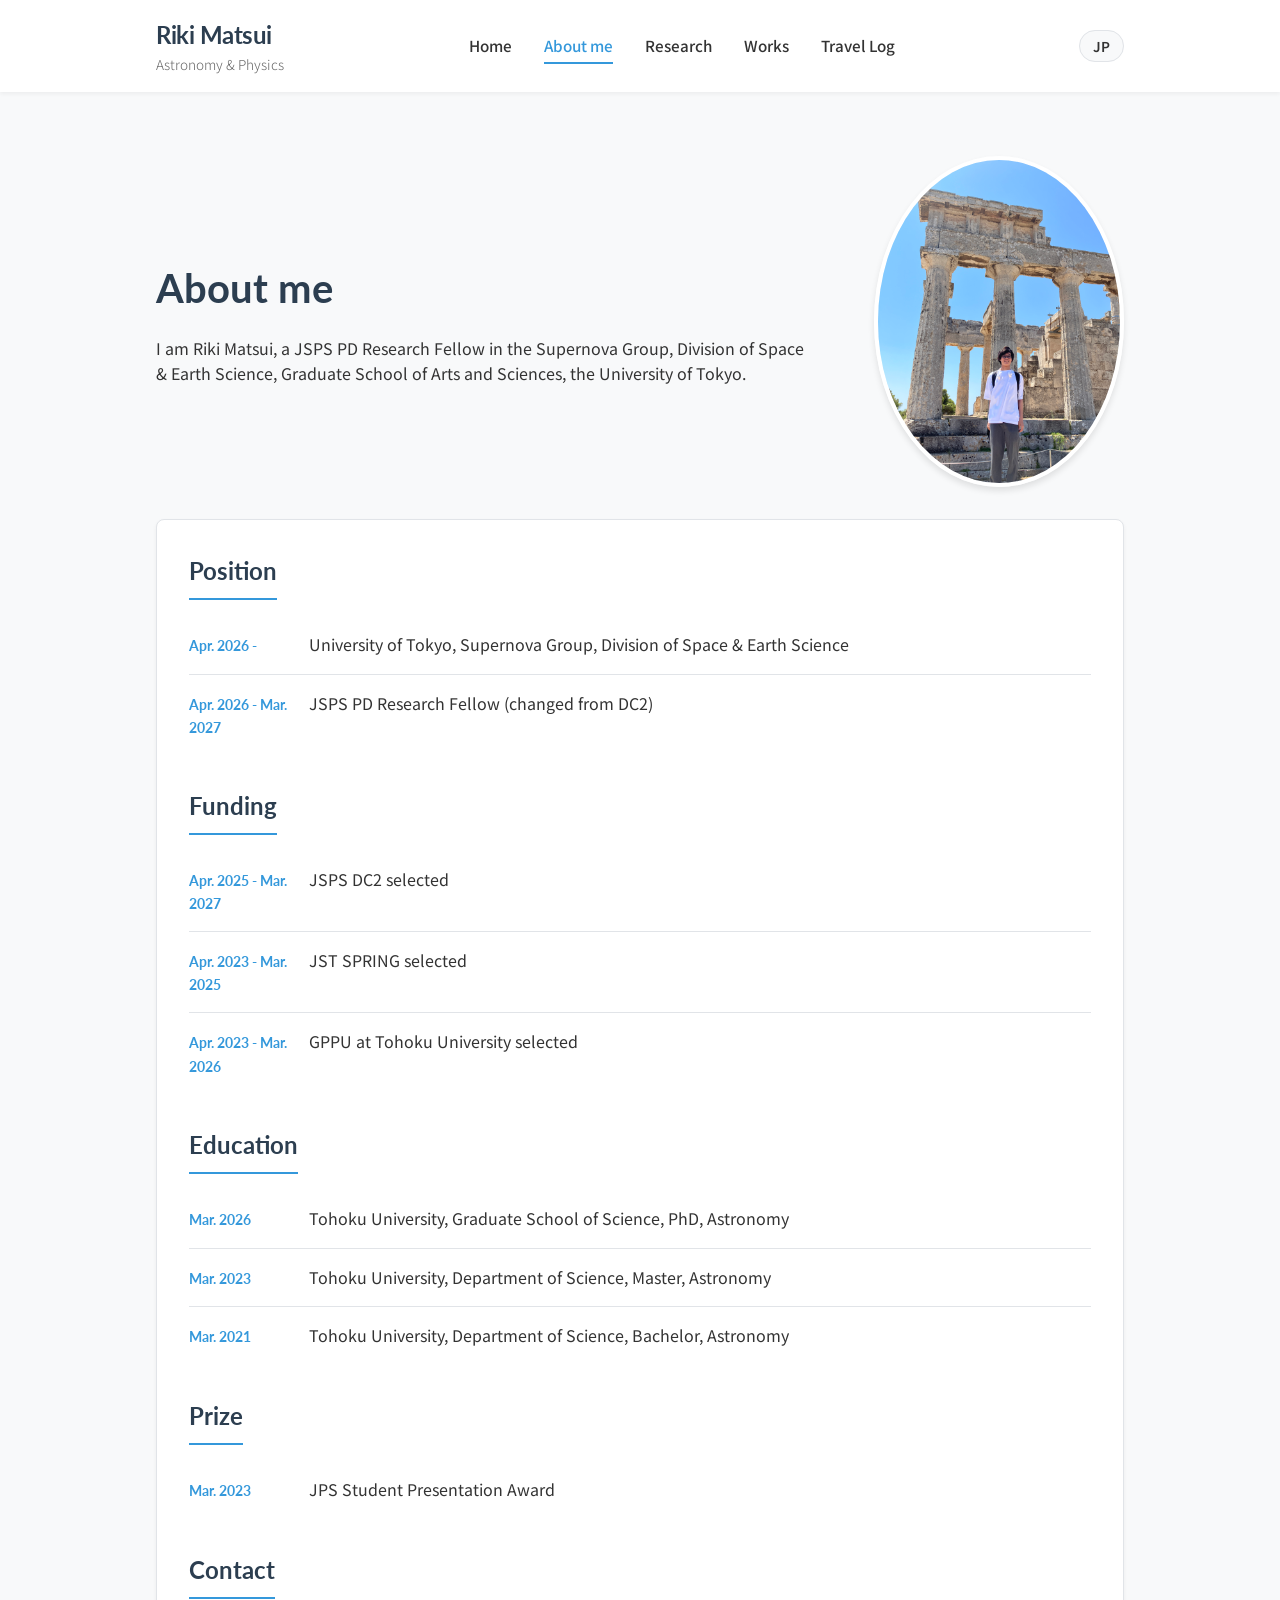
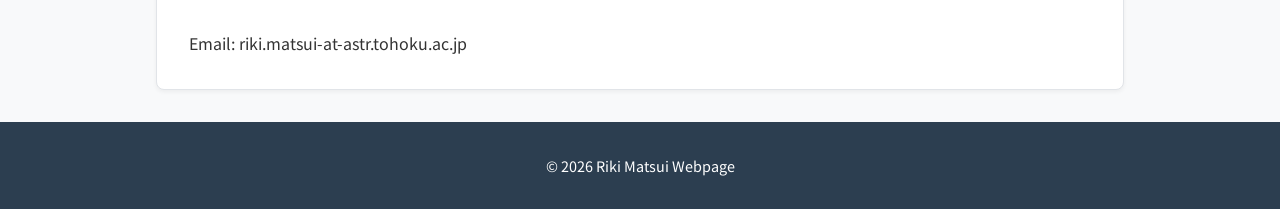
<file: English/myself.html>
<!DOCTYPE html>
<html lang="ja">

<head>
    <meta charset="UTF-8">
    <meta name="viewport" content="width=device-width, initial-scale=1.0">
    <title>About me | Riki Matsui</title>
    <meta name="description"
        content="Biography and career of Riki Matsui. JSPS PD Research Fellow at the University of Tokyo, Supernova Group.">
    <link rel="canonical" href="https://riki-matsui.github.io/webpage/English/myself.html">
    <link rel="preconnect" href="https://fonts.googleapis.com">
    <link rel="preconnect" href="https://fonts.gstatic.com" crossorigin>
    <link
        href="https://fonts.googleapis.com/css2?family=Lato:wght@300;400;700&family=Noto+Sans+JP:wght@300;400;500;700&display=swap"
        rel="stylesheet">
    <link rel="stylesheet" href="./../Japanese/style.css">
</head>

<body>
    <div class="main-wrapper">
        <header class="site-header">
            <div class="container header-container">
                <div class="logo">
                    <h1>Riki Matsui</h1>
                    <span class="subtitle">Astronomy & Physics</span>
                </div>
                <nav class="main-nav">
                    <ul>
                        <li><a href="index.html">Home</a></li>
                        <li><a href="myself.html" class="active">About me</a></li>
                        <li><a href="research.html">Research</a></li>
                        <li><a href="presentation.html">Works</a></li>
                        <li><a href="log.html">Travel Log</a></li>
                    </ul>
                </nav>
                <div class="language-switch">
                    <a href="./../index.html">JP</a>
                </div>
            </div>
        </header>

        <main class="container content-container">
            <div class="hero-section" style="border-bottom: none; padding-bottom: 0;">
                <div class="hero-text">
                    <h2>About me</h2>
                    <p>I am Riki Matsui, a JSPS PD Research Fellow in the Supernova Group, Division of Space & Earth Science, Graduate School of Arts and Sciences, the University of Tokyo.</p>
                </div>
                <div class="hero-image">
                    <img src="./../photo.JPG" alt="Profile Photo" class="profile-img">
                </div>
            </div>

            <section id="about" class="section-card">
                <h2 class="section-title">Position</h2>
                <div class="news-list">
                    <div class="news-item">
                        <span class="date">Apr. 2026 -</span>
                        <p>University of Tokyo, Supernova Group, Division of Space & Earth Science</p>
                    </div>
                    <div class="news-item">
                        <span class="date">Apr. 2026 - Mar. 2027</span>
                        <p>JSPS PD Research Fellow (changed from DC2)</p>
                    </div>
                </div>

                <h2 class="section-title" style="margin-top: 2rem;">Funding</h2>
                <div class="news-list">
                    <div class="news-item">
                        <span class="date">Apr. 2025 - Mar. 2027</span>
                        <p>JSPS DC2 selected</p>
                    </div>
                    <div class="news-item">
                        <span class="date">Apr. 2023 - Mar. 2025</span>
                        <p>JST SPRING selected</p>
                    </div>
                    <div class="news-item">
                        <span class="date">Apr. 2023 - Mar. 2026</span>
                        <p>GPPU at Tohoku University selected</p>
                    </div>
                </div>

                <h2 class="section-title" style="margin-top: 2rem;">Education</h2>
                <div class="news-list">
                    <div class="news-item">
                        <span class="date">Mar. 2026</span>
                        <p>Tohoku University, Graduate School of Science, PhD, Astronomy</p>
                    </div>
                    <div class="news-item">
                        <span class="date">Mar. 2023</span>
                        <p>Tohoku University, Department of Science, Master, Astronomy</p>
                    </div>
                    <div class="news-item">
                        <span class="date">Mar. 2021</span>
                        <p>Tohoku University, Department of Science, Bachelor, Astronomy</p>
                    </div>
                </div>

                <h2 class="section-title" style="margin-top: 2rem;">Prize</h2>
                <div class="news-list">
                    <div class="news-item">
                        <span class="date">Mar. 2023</span>
                        <p>JPS Student Presentation Award</p>
                    </div>
                </div>

                <h2 class="section-title" style="margin-top: 2rem;">Contact</h2>
                <p>Email: riki.matsui-at-astr.tohoku.ac.jp</p>
            </section>
        </main>

        <footer class="site-footer">
            <p>&copy; 2026 Riki Matsui Webpage</p>
        </footer>
    </div>
</body>

</html>
</file>
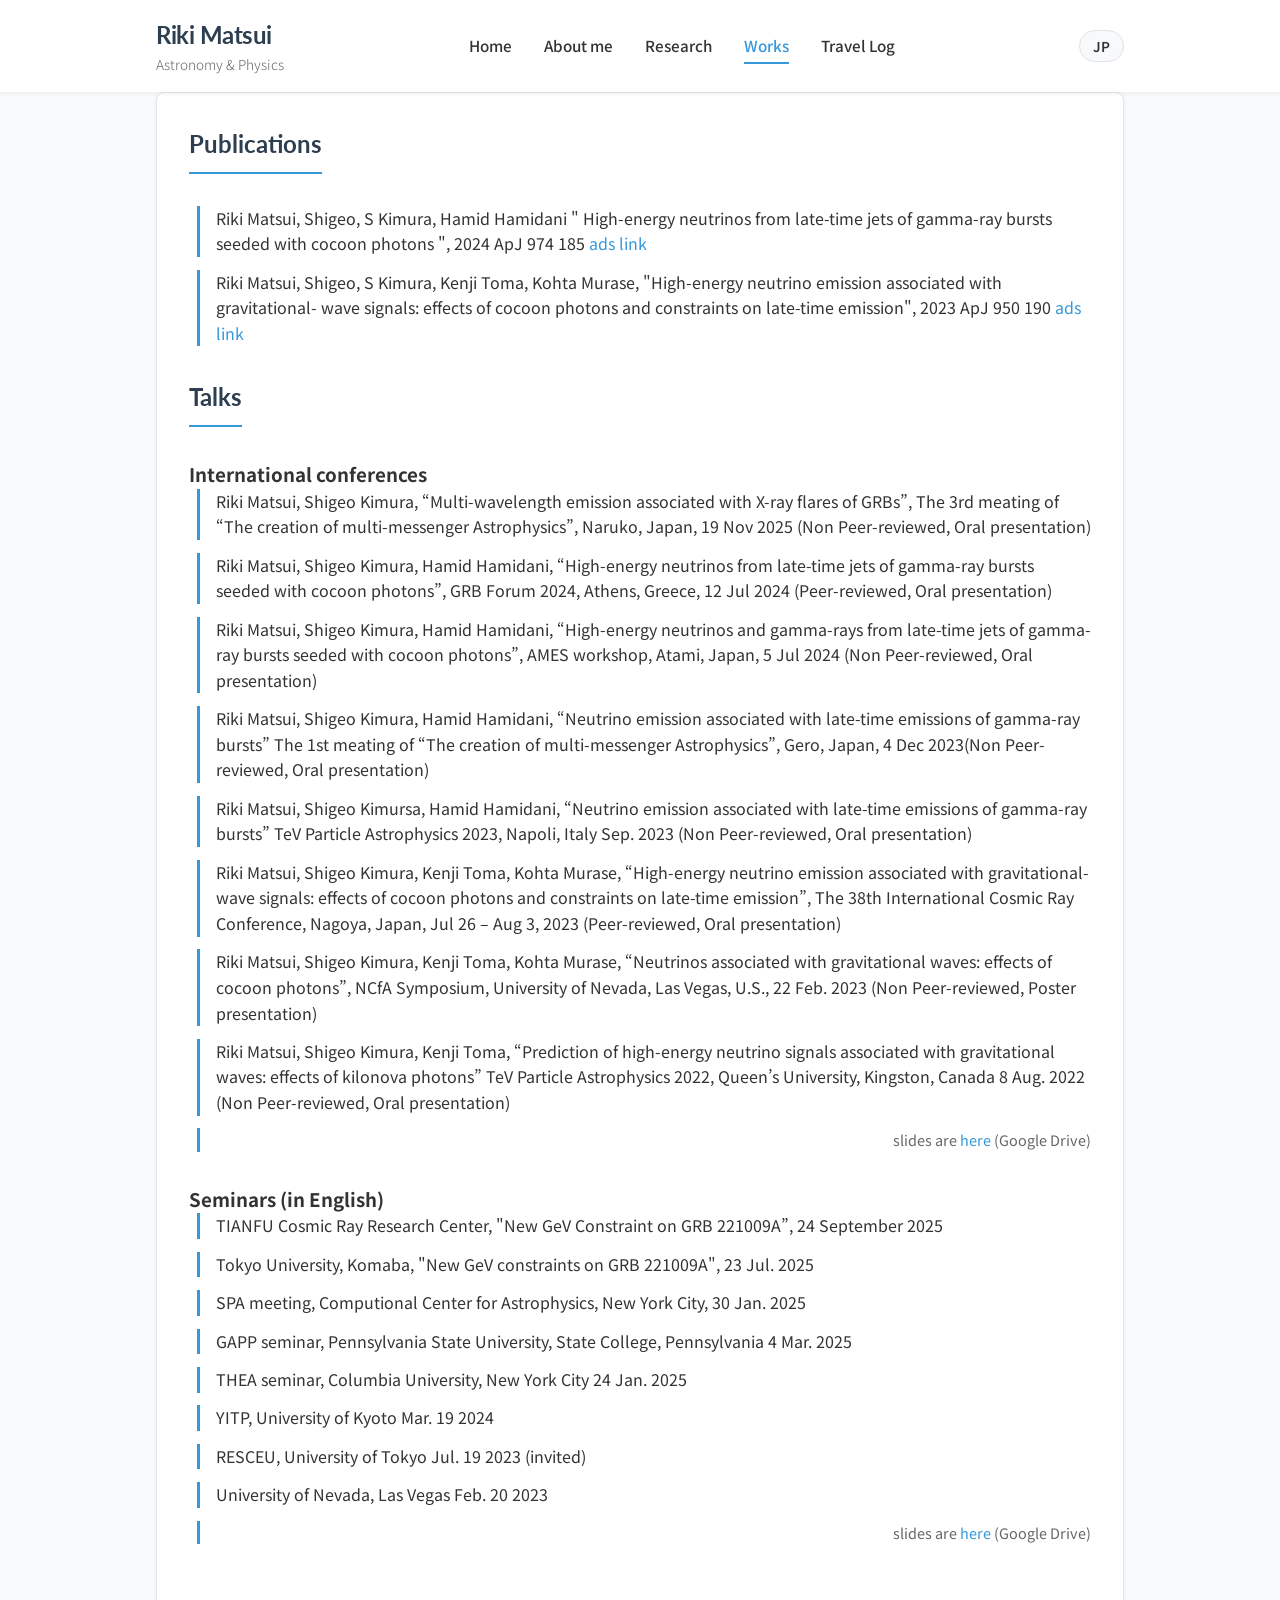
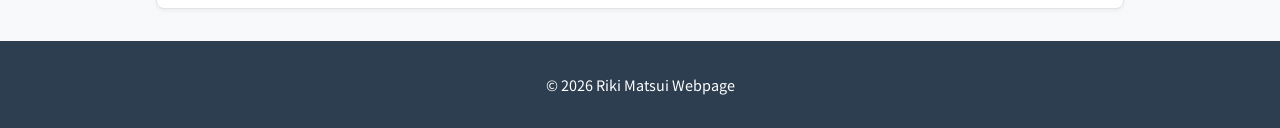
<file: English/presentation.html>
<!DOCTYPE html>
<html lang="ja">

<head>
    <meta charset="UTF-8">
    <meta name="viewport" content="width=device-width, initial-scale=1.0">
    <title>Works | Riki Matsui</title>
    <meta name="description"
        content="List of publications, talks at international conferences, and seminars by Riki Matsui.">
    <link rel="canonical" href="https://riki-matsui.github.io/webpage/English/presentation.html">
    <link rel="preconnect" href="https://fonts.googleapis.com">
    <link rel="preconnect" href="https://fonts.gstatic.com" crossorigin>
    <link
        href="https://fonts.googleapis.com/css2?family=Lato:wght@300;400;700&family=Noto+Sans+JP:wght@300;400;500;700&display=swap"
        rel="stylesheet">
    <link rel="stylesheet" href="./../Japanese/style.css">
    <style>
        .publication-list li {
            margin-bottom: 0.8rem;
            padding-left: 1rem;
            border-left: 3px solid var(--secondary-color);
        }

        .publication-list {
            margin-bottom: 2rem;
            padding-left: 0.5rem;
        }

        .slides-link {
            display: block;
            margin-top: 0.5rem;
            font-size: 0.9rem;
            color: var(--text-light);
            text-align: right;
        }
    </style>
</head>

<body>
    <div class="main-wrapper">
        <header class="site-header">
            <div class="container header-container">
                <div class="logo">
                    <h1>Riki Matsui</h1>
                    <span class="subtitle">Astronomy & Physics</span>
                </div>
                <nav class="main-nav">
                    <ul>
                        <li><a href="index.html">Home</a></li>
                        <li><a href="myself.html">About me</a></li>
                        <li><a href="research.html">Research</a></li>
                        <li><a href="presentation.html" class="active">Works</a></li>
                        <li><a href="log.html">Travel Log</a></li>
                    </ul>
                </nav>
                <div class="language-switch">
                    <a href="./../index.html">JP</a>
                </div>
            </div>
        </header>

        <main class="container content-container">
            <section id="conferences" class="section-card">
                <h2 class="section-title">Publications</h2>
                <ul class="publication-list">
                    <li>Riki Matsui, Shigeo, S Kimura, Hamid Hamidani " High-energy neutrinos from late-time jets of
                        gamma-ray bursts seeded with cocoon photons ", 2024 ApJ 974 185 <a
                            href="https://ui.adsabs.harvard.edu/abs/2024ApJ...974..185M/abstract" target="_blank"> ads
                            link</a> </li>
                    <li>Riki Matsui, Shigeo, S Kimura, Kenji Toma, Kohta Murase, "High-energy neutrino emission
                        associated with gravitational- wave signals: effects of cocoon photons and constraints on
                        late-time emission", 2023 ApJ 950 190 <a
                            href="https://ui.adsabs.harvard.edu/abs/2023ApJ...950..190M/abstract" target="_blank"> ads
                            link</a> </li>
                </ul>

                <h2 class="section-title">Talks</h2>

                <h3>International conferences</h3>
                <ul class="publication-list">
                    <li>Riki Matsui, Shigeo Kimura, “Multi-wavelength emission associated with X-ray flares of GRBs”,
                        The 3rd meating of “The creation of multi-messenger Astrophysics”, Naruko, Japan, 19 Nov 2025
                        (Non Peer-reviewed, Oral presentation)</li>
                    <li> Riki Matsui, Shigeo Kimura, Hamid Hamidani, “High-energy neutrinos from late-time jets of
                        gamma-ray bursts seeded with cocoon photons”, GRB Forum 2024, Athens, Greece, 12 Jul 2024
                        (Peer-reviewed, Oral presentation)</li>
                    <li> Riki Matsui, Shigeo Kimura, Hamid Hamidani, “High-energy neutrinos and gamma-rays from
                        late-time jets of gamma-ray bursts seeded with cocoon photons”, AMES workshop, Atami, Japan, 5
                        Jul 2024 (Non Peer-reviewed, Oral presentation)</li>
                    <li> Riki Matsui, Shigeo Kimura, Hamid Hamidani, “Neutrino emission associated with late-time
                        emissions of gamma-ray bursts” The 1st meating of “The creation of multi-messenger
                        Astrophysics”, Gero, Japan, 4 Dec 2023(Non Peer-reviewed, Oral presentation)</li>
                    <li>Riki Matsui, Shigeo Kimursa, Hamid Hamidani, “Neutrino emission associated with late-time
                        emissions of gamma-ray bursts” TeV Particle Astrophysics 2023, Napoli, Italy Sep. 2023 (Non
                        Peer-reviewed, Oral presentation)</li>
                    <li>Riki Matsui, Shigeo Kimura, Kenji Toma, Kohta Murase, “High-energy neutrino emission associated
                        with gravitational-wave signals: effects of cocoon photons and constraints on late-time
                        emission”, The 38th International Cosmic Ray Conference, Nagoya, Japan, Jul 26 – Aug 3, 2023
                        (Peer-reviewed, Oral presentation)</li>
                    <li>Riki Matsui, Shigeo Kimura, Kenji Toma, Kohta Murase, “Neutrinos associated with gravitational
                        waves: effects of cocoon photons”, NCfA Symposium, University of Nevada, Las Vegas, U.S., 22
                        Feb. 2023 (Non Peer-reviewed, Poster presentation)</li>
                    <li>Riki Matsui, Shigeo Kimura, Kenji Toma, “Prediction of high-energy neutrino signals associated
                        with gravitational waves: effects of kilonova photons” TeV Particle Astrophysics 2022, Queen’s
                        University, Kingston, Canada 8 Aug. 2022 (Non Peer-reviewed, Oral presentation)</li>
                    <li class="slides-link">slides are <a
                            href="https://drive.google.com/drive/folders/1AOSSB6BXiyBopaYAWLgXyWZCO3keHLuq?usp=sharing"
                            target="_blank">here</a> (Google Drive)</li>
                </ul>

                <h3>Seminars (in English)</h3>
                <ul class="publication-list">
                    <li>TIANFU Cosmic Ray Research Center, "New GeV Constraint on GRB 221009A”, 24 September 2025</li>
                    <li>Tokyo University, Komaba, "New GeV constraints on GRB 221009A", 23 Jul. 2025 </li>
                    <li>SPA meeting, Computional Center for Astrophysics, New York City, 30 Jan. 2025 </li>
                    <li>GAPP seminar, Pennsylvania State University, State College, Pennsylvania 4 Mar. 2025 </li>
                    <li>THEA seminar, Columbia University, New York City 24 Jan. 2025</li>
                    <li>YITP, University of Kyoto Mar. 19 2024 </li>
                    <li>RESCEU, University of Tokyo Jul. 19 2023 (invited)</li>
                    <li>University of Nevada, Las Vegas Feb. 20 2023 </li>
                    <li class="slides-link">slides are <a
                            href="https://drive.google.com/drive/folders/1qbx6Gbd-MR_ozNOWVEE2f-UA9idyFeqW?usp=sharing"
                            target="_blank">here</a> (Google Drive)</li>
                </ul>
            </section>
        </main>

        <footer class="site-footer">
            <p>&copy; 2026 Riki Matsui Webpage</p>
        </footer>
    </div>
</body>

</html>
</file>
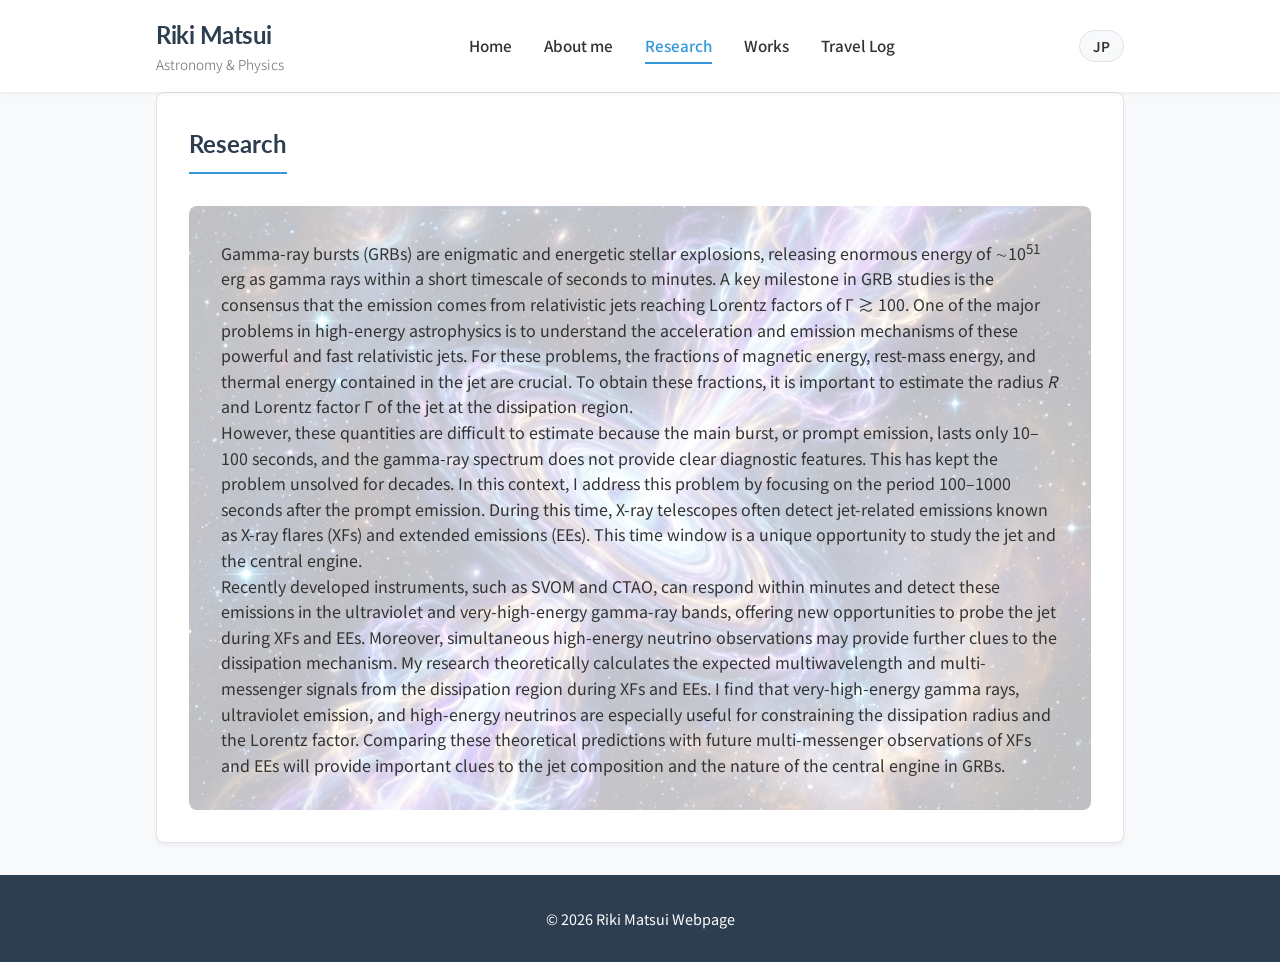
<file: English/research.html>
<!DOCTYPE html>
<html lang="ja">

<head>
    <meta charset="UTF-8">
    <meta name="viewport" content="width=device-width, initial-scale=1.0">
    <title>Research | Riki Matsui</title>
    <meta name="description"
        content="Research overview of Riki Matsui. Focusing on emission mechanisms of gamma-ray bursts (GRBs) and multi-messenger astrophysics with high-energy neutrinos.">
    <link rel="canonical" href="https://riki-matsui.github.io/webpage/English/research.html">
    <link rel="preconnect" href="https://fonts.googleapis.com">
    <link rel="preconnect" href="https://fonts.gstatic.com" crossorigin>
    <link
        href="https://fonts.googleapis.com/css2?family=Lato:wght@300;400;700&family=Noto+Sans+JP:wght@300;400;500;700&display=swap"
        rel="stylesheet">
    <link rel="stylesheet" href="./../Japanese/style.css">
</head>

<body>
    <div class="main-wrapper">
        <header class="site-header">
            <div class="container header-container">
                <div class="logo">
                    <h1>Riki Matsui</h1>
                    <span class="subtitle">Astronomy & Physics</span>
                </div>
                <nav class="main-nav">
                    <ul>
                        <li><a href="index.html">Home</a></li>
                        <li><a href="myself.html">About me</a></li>
                        <li><a href="research.html" class="active">Research</a></li>
                        <li><a href="presentation.html">Works</a></li>
                        <li><a href="log.html">Travel Log</a></li>
                    </ul>
                </nav>
                <div class="language-switch">
                    <a href="./../index.html">JP</a>
                </div>
            </div>
        </header>

        <main class="container content-container">
            <section id="research" class="section-card">
                <h2 class="section-title">Research</h2>
                <div class="research-bg">
                    <p>Gamma-ray bursts (GRBs) are enigmatic and energetic stellar explosions, releasing enormous energy
                        of &sim;10<sup>51</sup> erg as gamma rays within a short timescale of seconds to minutes.
                        A key milestone in GRB studies is the consensus that the emission comes from relativistic jets
                        reaching Lorentz factors of &Gamma; &#8819; 100.
                        One of the major problems in high-energy astrophysics is to understand the acceleration and
                        emission mechanisms of these powerful and fast relativistic jets.
                        For these problems, the fractions of magnetic energy, rest-mass energy, and thermal energy
                        contained in the jet are crucial.
                        To obtain these fractions, it is important to estimate the radius <i>R</i> and Lorentz factor
                        &Gamma; of the jet at the dissipation region.</p>

                    <p>However, these quantities are difficult to estimate because the main burst, or prompt emission,
                        lasts only 10–100 seconds, and the gamma-ray spectrum does not provide clear diagnostic
                        features.
                        This has kept the problem unsolved for decades.
                        In this context, I address this problem by focusing on the period 100–1000 seconds after the
                        prompt emission.
                        During this time, X-ray telescopes often detect jet-related emissions known as X-ray flares
                        (XFs) and extended emissions (EEs).
                        This time window is a unique opportunity to study the jet and the central engine.</p>

                    <p>Recently developed instruments, such as SVOM and CTAO, can respond within minutes and detect
                        these emissions in the ultraviolet and very-high-energy gamma-ray bands, offering new
                        opportunities to probe the jet during XFs and EEs.
                        Moreover, simultaneous high-energy neutrino observations may provide further clues to the
                        dissipation mechanism.
                        My research theoretically calculates the expected multiwavelength and multi-messenger signals
                        from the dissipation region during XFs and EEs.
                        I find that very-high-energy gamma rays, ultraviolet emission, and high-energy neutrinos are
                        especially useful for constraining the dissipation radius and the Lorentz factor.
                        Comparing these theoretical predictions with future multi-messenger observations of XFs and EEs
                        will provide important clues to the jet composition and the nature of the central engine in
                        GRBs.</p>
                </div>
            </section>
        </main>

        <footer class="site-footer">
            <p>&copy; 2026 Riki Matsui Webpage</p>
        </footer>
    </div>
</body>

</html>
</file>
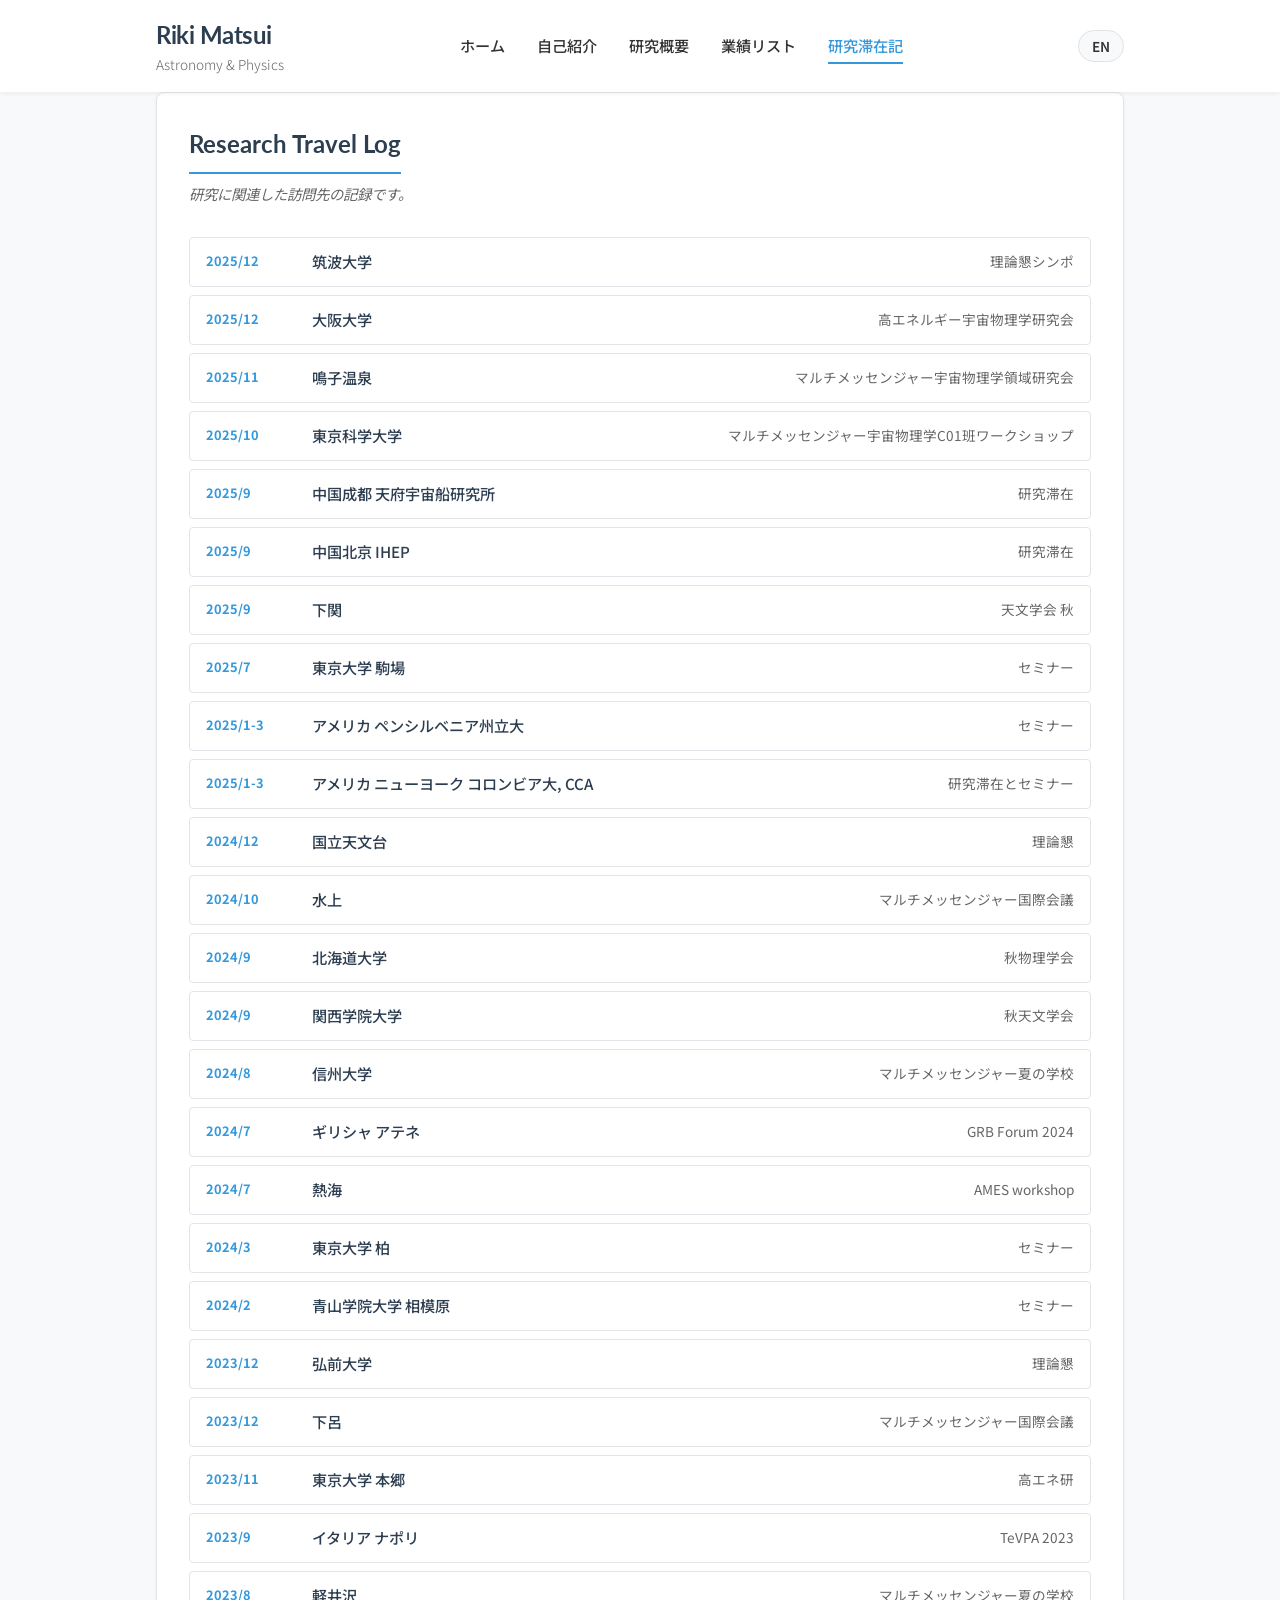
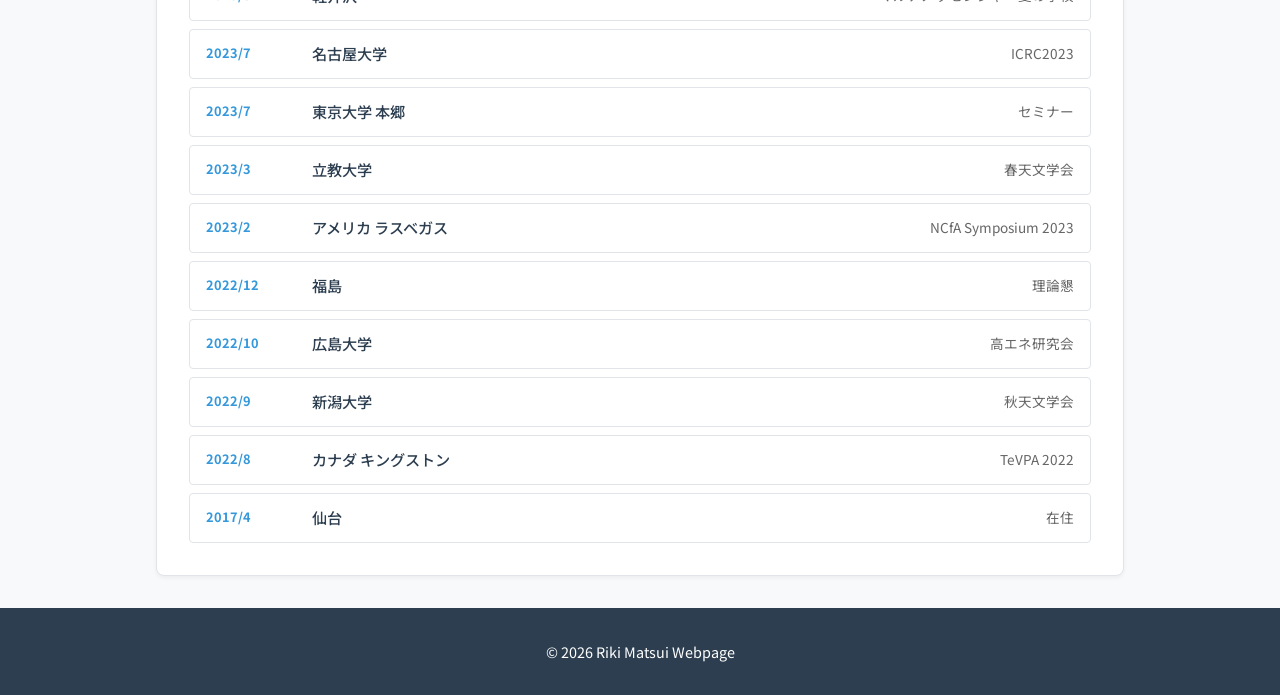
<file: Japanese/log.html>
<!DOCTYPE html>
<html lang="ja">

<head>
    <meta charset="UTF-8">
    <meta name="viewport" content="width=device-width, initial-scale=1.0">
    <title>研究滞在記 | Riki Matsui</title>
    <meta name="description" content="松井理輝の研究滞在記。国内外の大学や研究所への訪問、国際会議への参加記録。">
    <link rel="canonical" href="https://riki-matsui.github.io/webpage/Japanese/log.html">
    <link rel="preconnect" href="https://fonts.googleapis.com">
    <link rel="preconnect" href="https://fonts.gstatic.com" crossorigin>
    <link
        href="https://fonts.googleapis.com/css2?family=Lato:wght@300;400;700&family=Noto+Sans+JP:wght@300;400;500;700&display=swap"
        rel="stylesheet">
    <link rel="stylesheet" href="style.css">
</head>

<body>
    <div class="main-wrapper">
        <header class="site-header">
            <div class="container header-container">
                <div class="logo">
                    <h1>Riki Matsui</h1>
                    <span class="subtitle">Astronomy & Physics</span>
                </div>
                <nav class="main-nav">
                    <ul>
                        <li><a href="./../index.html">ホーム</a></li>
                        <li><a href="myself.html">自己紹介</a></li>
                        <li><a href="research.html">研究概要</a></li>
                        <li><a href="presentation.html">業績リスト</a></li>
                        <li><a href="log.html" class="active">研究滞在記</a></li>
                    </ul>
                </nav>
                <div class="language-switch">
                    <a href="./../English/log.html">EN</a>
                </div>
            </div>
        </header>

        <main class="container content-container">
            <section class="section-card">
                <h2 class="section-title">Research Travel Log</h2>
                <p class="section-subtitle">研究に関連した訪問先の記録です。</p>

                <div class="log-grid">
                    <article class="log-card">
                        <!-- <div class="log-image-placeholder">No Image</div> -->
                        <div class="log-content">
                            <span class="log-date">2025/12</span>
                            <h3 class="log-title">筑波大学</h3>
                            <p class="log-description">理論懇シンポ</p>
                        </div>
                    </article>

                    <article class="log-card">
                        <!-- <div class="log-image-placeholder">No Image</div> -->
                        <div class="log-content">
                            <span class="log-date">2025/12</span>
                            <h3 class="log-title">大阪大学</h3>
                            <p class="log-description">高エネルギー宇宙物理学研究会</p>
                        </div>
                    </article>

                    <article class="log-card">
                        <!-- <div class="log-image-placeholder">No Image</div> -->
                        <div class="log-content">
                            <span class="log-date">2025/11</span>
                            <h3 class="log-title">鳴子温泉</h3>
                            <p class="log-description">マルチメッセンジャー宇宙物理学領域研究会</p>
                        </div>
                    </article>

                    <article class="log-card">
                        <!-- <div class="log-image-placeholder">No Image</div> -->
                        <div class="log-content">
                            <span class="log-date">2025/10</span>
                            <h3 class="log-title">東京科学大学</h3>
                            <p class="log-description">マルチメッセンジャー宇宙物理学C01班ワークショップ</p>
                        </div>
                    </article>

                    <article class="log-card">
                        <!-- <div class="log-image-placeholder">No Image</div> -->
                        <div class="log-content">
                            <span class="log-date">2025/9</span>
                            <h3 class="log-title">中国成都 天府宇宙船研究所</h3>
                            <p class="log-description">研究滞在</p>
                        </div>
                    </article>

                    <article class="log-card">
                        <!-- <div class="log-image-placeholder">No Image</div> -->
                        <div class="log-content">
                            <span class="log-date">2025/9</span>
                            <h3 class="log-title">中国北京 IHEP</h3>
                            <p class="log-description">研究滞在</p>
                        </div>
                    </article>

                    <article class="log-card">
                        <!-- <div class="log-image-placeholder">No Image</div> -->
                        <div class="log-content">
                            <span class="log-date">2025/9</span>
                            <h3 class="log-title">下関</h3>
                            <p class="log-description">天文学会 秋</p>
                        </div>
                    </article>
                    <article class="log-card">
                        <!-- <div class="log-image-placeholder">No Image</div> -->
                        <div class="log-content">
                            <span class="log-date">2025/7</span>
                            <h3 class="log-title">東京大学 駒場</h3>
                            <p class="log-description">セミナー</p>
                        </div>
                    </article>

                    <article class="log-card">
                        <!-- <div class="log-image-container"><img src="" alt=""></div> -->
                        <div class="log-content">
                            <span class="log-date">2025/1-3</span>
                            <h3 class="log-title">アメリカ ペンシルベニア州立大</h3>
                            <p class="log-description">セミナー</p>
                        </div>
                    </article>

                    <article class="log-card">
                        <!-- <div class="log-image-container"><img src="" alt=""></div> -->
                        <div class="log-content">
                            <span class="log-date">2025/1-3</span>
                            <h3 class="log-title">アメリカ ニューヨーク コロンビア大, CCA</h3>
                            <p class="log-description">研究滞在とセミナー</p>
                        </div>
                    </article>

                    <article class="log-card">
                        <!-- <div class="log-image-container"><img src="" alt=""></div> -->
                        <div class="log-content">
                            <span class="log-date">2024/12</span>
                            <h3 class="log-title">国立天文台</h3>
                            <p class="log-description">理論懇</p>
                        </div>
                    </article>

                    <article class="log-card">
                        <!-- <div class="log-image-container"><img src="" alt=""></div> -->
                        <div class="log-content">
                            <span class="log-date">2024/10</span>
                            <h3 class="log-title">水上</h3>
                            <p class="log-description">マルチメッセンジャー国際会議</p>
                        </div>
                    </article>

                    <article class="log-card">
                        <!-- <div class="log-image-container"><img src="" alt=""></div> -->
                        <div class="log-content">
                            <span class="log-date">2024/9</span>
                            <h3 class="log-title">北海道大学</h3>
                            <p class="log-description">秋物理学会</p>
                        </div>
                    </article>

                    <article class="log-card">
                        <!-- <div class="log-image-container"><img src="" alt=""></div> -->
                        <div class="log-content">
                            <span class="log-date">2024/9</span>
                            <h3 class="log-title">関西学院大学</h3>
                            <p class="log-description">秋天文学会</p>
                        </div>
                    </article>

                    <article class="log-card">
                        <!-- <div class="log-image-container"><img src="" alt=""></div> -->
                        <div class="log-content">
                            <span class="log-date">2024/8</span>
                            <h3 class="log-title">信州大学</h3>
                            <p class="log-description">マルチメッセンジャー夏の学校</p>
                        </div>
                    </article>

                    <article class="log-card">
                        <!-- <div class="log-image-container"><img src="" alt=""></div> -->
                        <div class="log-content">
                            <span class="log-date">2024/7</span>
                            <h3 class="log-title">ギリシャ アテネ</h3>
                            <p class="log-description">GRB Forum 2024</p>
                        </div>
                    </article>

                    <article class="log-card">
                        <!-- <div class="log-image-container"><img src="" alt=""></div> -->
                        <div class="log-content">
                            <span class="log-date">2024/7</span>
                            <h3 class="log-title">熱海</h3>
                            <p class="log-description">AMES workshop</p>
                        </div>
                    </article>

                    <article class="log-card">
                        <!-- <div class="log-image-container"><img src="" alt=""></div> -->
                        <div class="log-content">
                            <span class="log-date">2024/3</span>
                            <h3 class="log-title">東京大学 柏</h3>
                            <p class="log-description">セミナー</p>
                        </div>
                    </article>

                    <article class="log-card">
                        <!-- <div class="log-image-container"><img src="" alt=""></div> -->
                        <div class="log-content">
                            <span class="log-date">2024/2</span>
                            <h3 class="log-title">青山学院大学 相模原</h3>
                            <p class="log-description">セミナー</p>
                        </div>
                    </article>

                    <article class="log-card">
                        <!-- <div class="log-image-container"><img src="" alt=""></div> -->
                        <div class="log-content">
                            <span class="log-date">2023/12</span>
                            <h3 class="log-title">弘前大学</h3>
                            <p class="log-description">理論懇</p>
                        </div>
                    </article>

                    <article class="log-card">
                        <!-- <div class="log-image-container"><img src="" alt=""></div> -->
                        <div class="log-content">
                            <span class="log-date">2023/12</span>
                            <h3 class="log-title">下呂</h3>
                            <p class="log-description">マルチメッセンジャー国際会議</p>
                        </div>
                    </article>

                    <article class="log-card">
                        <!-- <div class="log-image-container"><img src="" alt=""></div> -->
                        <div class="log-content">
                            <span class="log-date">2023/11</span>
                            <h3 class="log-title">東京大学 本郷</h3>
                            <p class="log-description">高エネ研</p>
                        </div>
                    </article>

                    <article class="log-card">
                        <!-- <div class="log-image-container"><img src="" alt=""></div> -->
                        <div class="log-content">
                            <span class="log-date">2023/9</span>
                            <h3 class="log-title">イタリア ナポリ</h3>
                            <p class="log-description">TeVPA 2023</p>
                        </div>
                    </article>

                    <article class="log-card">
                        <!-- <div class="log-image-container"><img src="" alt=""></div> -->
                        <div class="log-content">
                            <span class="log-date">2023/8</span>
                            <h3 class="log-title">軽井沢</h3>
                            <p class="log-description">マルチメッセンジャー夏の学校</p>
                        </div>
                    </article>

                    <article class="log-card">
                        <!-- <div class="log-image-container"><img src="" alt=""></div> -->
                        <div class="log-content">
                            <span class="log-date">2023/7</span>
                            <h3 class="log-title">名古屋大学</h3>
                            <p class="log-description">ICRC2023</p>
                        </div>
                    </article>

                    <article class="log-card">
                        <!-- <div class="log-image-container"><img src="" alt=""></div> -->
                        <div class="log-content">
                            <span class="log-date">2023/7</span>
                            <h3 class="log-title">東京大学 本郷</h3>
                            <p class="log-description">セミナー</p>
                        </div>
                    </article>

                    <article class="log-card">
                        <!-- <div class="log-image-container"><img src="" alt=""></div> -->
                        <div class="log-content">
                            <span class="log-date">2023/3</span>
                            <h3 class="log-title">立教大学</h3>
                            <p class="log-description">春天文学会</p>
                        </div>
                    </article>

                    <article class="log-card">
                        <!-- <div class="log-image-container"><img src="" alt=""></div> -->
                        <div class="log-content">
                            <span class="log-date">2023/2</span>
                            <h3 class="log-title">アメリカ ラスベガス</h3>
                            <p class="log-description">NCfA Symposium 2023</p>
                        </div>
                    </article>

                    <article class="log-card">
                        <!-- <div class="log-image-container"><img src="" alt=""></div> -->
                        <div class="log-content">
                            <span class="log-date">2022/12</span>
                            <h3 class="log-title">福島</h3>
                            <p class="log-description">理論懇</p>
                        </div>
                    </article>

                    <article class="log-card">
                        <!-- <div class="log-image-container"><img src="" alt=""></div> -->
                        <div class="log-content">
                            <span class="log-date">2022/10</span>
                            <h3 class="log-title">広島大学</h3>
                            <p class="log-description">高エネ研究会</p>
                        </div>
                    </article>

                    <article class="log-card">
                        <!-- <div class="log-image-container"><img src="" alt=""></div> -->
                        <div class="log-content">
                            <span class="log-date">2022/9</span>
                            <h3 class="log-title">新潟大学</h3>
                            <p class="log-description">秋天文学会</p>
                        </div>
                    </article>

                    <article class="log-card">
                        <!-- <div class="log-image-container"><img src="" alt=""></div> -->
                        <div class="log-content">
                            <span class="log-date">2022/8</span>
                            <h3 class="log-title">カナダ キングストン</h3>
                            <p class="log-description">TeVPA 2022</p>
                        </div>
                    </article>

                    <article class="log-card">
                        <!-- <div class="log-image-container"><img src="" alt=""></div> -->
                        <div class="log-content">
                            <span class="log-date">2017/4</span>
                            <h3 class="log-title">仙台</h3>
                            <p class="log-description">在住</p>
                        </div>
                    </article>
                </div>
            </section>
        </main>

        <footer class="site-footer">
            <p>&copy; 2026 Riki Matsui Webpage</p>
        </footer>
    </div>
</body>

</html>
</file>
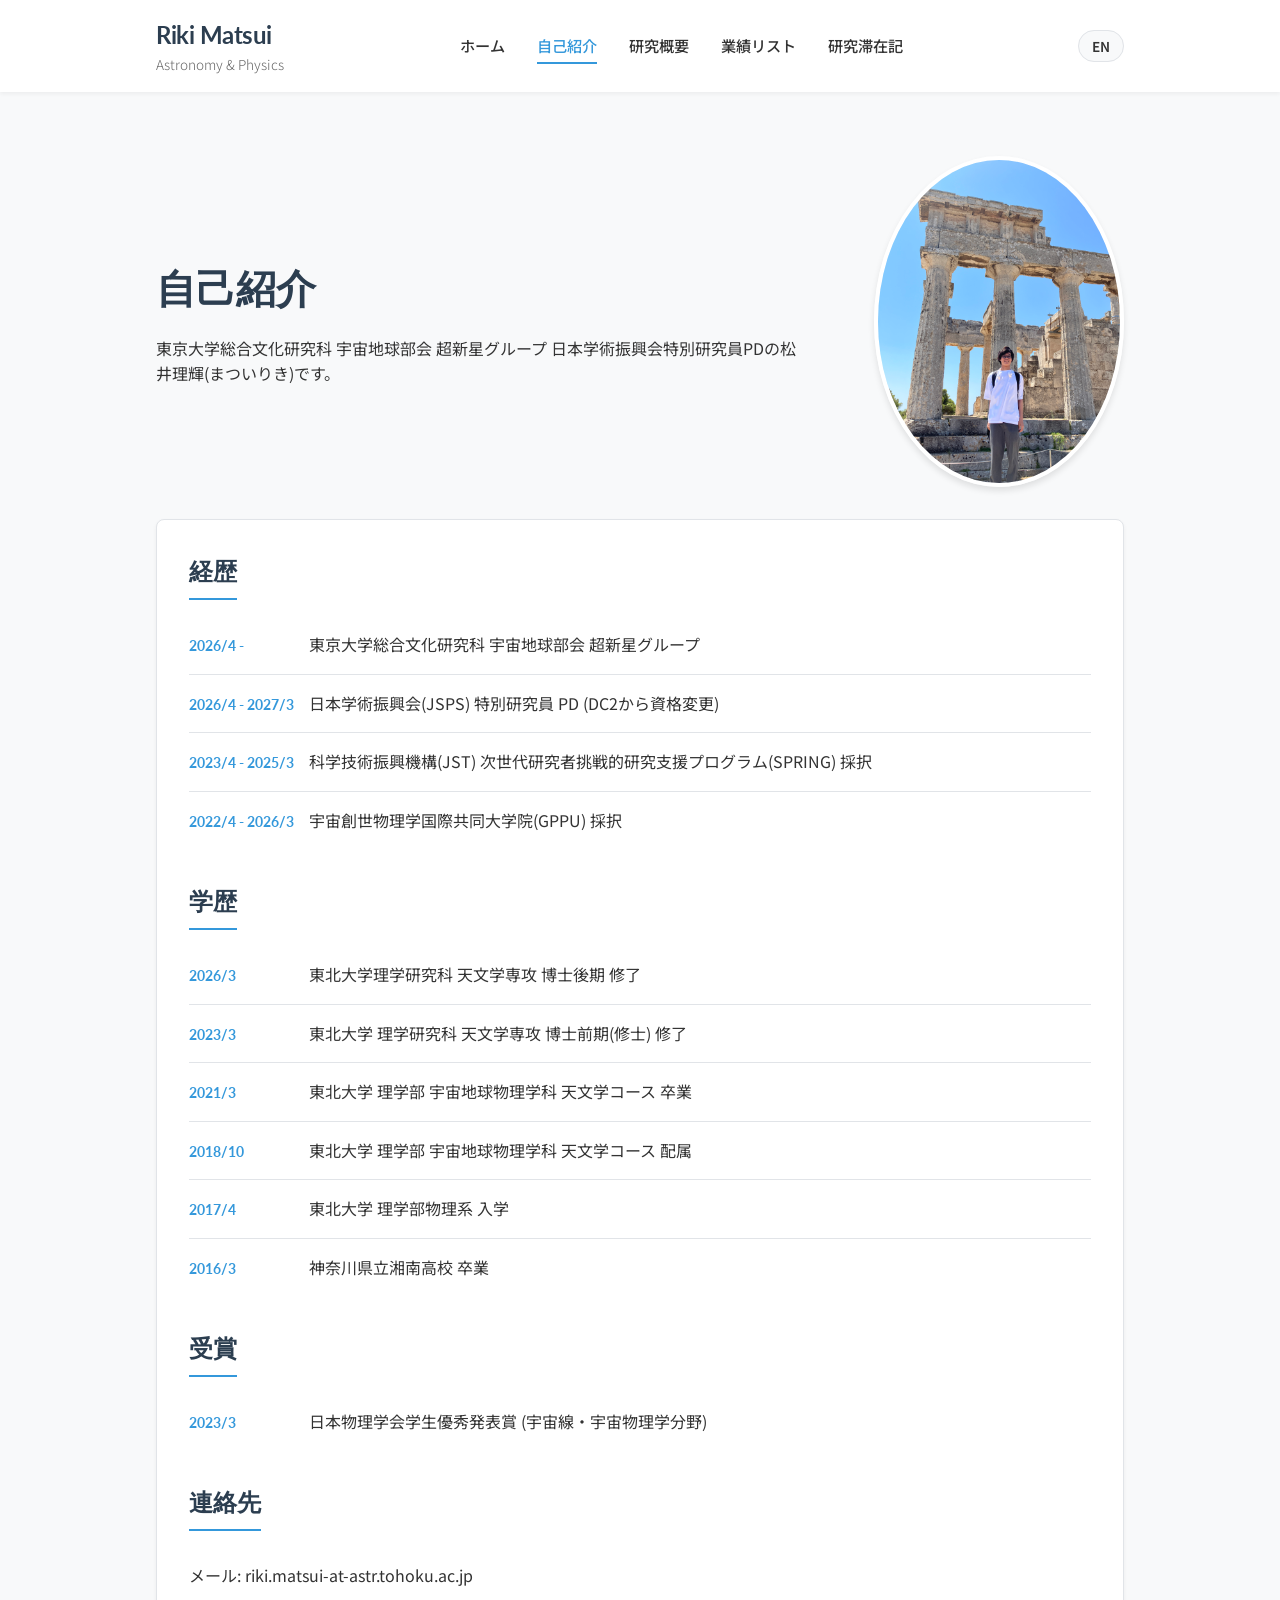
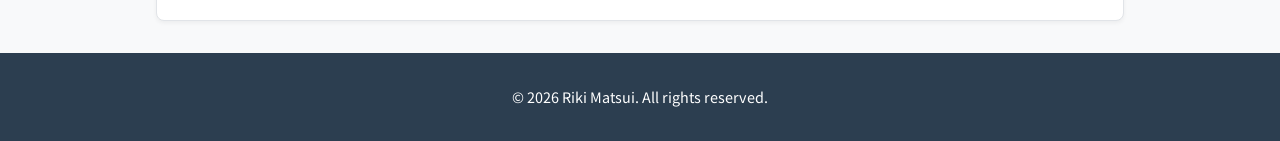
<file: Japanese/myself.html>
<!DOCTYPE html>
<html lang="ja">

<head>
    <meta charset="UTF-8">
    <meta name="viewport" content="width=device-width, initial-scale=1.0">
    <title>自己紹介 | Riki Matsui</title>
    <meta name="description" content="松井理輝の自己紹介ページ。東京大学総合文化研究科宇宙地球部会超新星グループ。日本学術振興会特別研究員PD。経歴、学歴、受賞歴などを掲載しています。">
    <link rel="canonical" href="https://riki-matsui.github.io/webpage/Japanese/myself.html">
    <link rel="preconnect" href="https://fonts.googleapis.com">
    <link rel="preconnect" href="https://fonts.gstatic.com" crossorigin>
    <link
        href="https://fonts.googleapis.com/css2?family=Lato:wght@300;400;700&family=Noto+Sans+JP:wght@300;400;500;700&display=swap"
        rel="stylesheet">
    <link rel="stylesheet" href="style.css">
</head>

<body>
    <div class="main-wrapper">
        <header class="site-header">
            <div class="container header-container">
                <div class="logo">
                    <h1>Riki Matsui</h1>
                    <span class="subtitle">Astronomy & Physics</span>
                </div>
                <nav class="main-nav">
                    <ul>
                        <li><a href="./../index.html">ホーム</a></li>
                        <li><a href="myself.html" class="active">自己紹介</a></li>
                        <li><a href="research.html">研究概要</a></li>
                        <li><a href="presentation.html">業績リスト</a></li>
                        <li><a href="log.html">研究滞在記</a></li>
                    </ul>
                </nav>
                <div class="language-switch">
                    <a href="./../English/index.html">EN</a>
                </div>
            </div>
        </header>

        <main class="container content-container">
            <div class="hero-section" style="border-bottom: none; padding-bottom: 0;">
                <div class="hero-text">
                    <h2>自己紹介</h2>
                    <p>東京大学総合文化研究科 宇宙地球部会 超新星グループ 日本学術振興会特別研究員PDの松井理輝(まついりき)です。</p>
                </div>
                <div class="hero-image">
                    <img src="./../photo.JPG" alt="Profile Photo" class="profile-img">
                </div>
            </div>

            <section id="about" class="section-card">
                <h2 class="section-title">経歴</h2>
                <div class="news-list"> <!-- Using news-list for timeline-like structure -->
                    <div class="news-item">
                        <span class="date">2026/4 -</span>
                        <p>東京大学総合文化研究科 宇宙地球部会 超新星グループ</p>
                    </div>
                    <div class="news-item">
                        <span class="date">2026/4 - 2027/3</span>
                        <p>日本学術振興会(JSPS) 特別研究員 PD (DC2から資格変更)</p>
                    </div>
                    <div class="news-item">
                        <span class="date">2023/4 - 2025/3</span>
                        <p>科学技術振興機構(JST) 次世代研究者挑戦的研究支援プログラム(SPRING) 採択</p>
                    </div>
                    <div class="news-item">
                        <span class="date">2022/4 - 2026/3</span>
                        <p>宇宙創世物理学国際共同大学院(GPPU) 採択</p>
                    </div>
                </div>

                <h2 class="section-title" style="margin-top: 2rem;">学歴</h2>
                <div class="news-list">
                    <div class="news-item">
                        <span class="date">2026/3</span>
                        <p>東北大学理学研究科 天文学専攻 博士後期 修了</p>
                    </div>
                    <div class="news-item">
                        <span class="date">2023/3</span>
                        <p>東北大学 理学研究科 天文学専攻 博士前期(修士) 修了</p>
                    </div>
                    <div class="news-item">
                        <span class="date">2021/3</span>
                        <p>東北大学 理学部 宇宙地球物理学科 天文学コース 卒業</p>
                    </div>
                    <div class="news-item">
                        <span class="date">2018/10</span>
                        <p>東北大学 理学部 宇宙地球物理学科 天文学コース 配属</p>
                    </div>
                    <div class="news-item">
                        <span class="date">2017/4</span>
                        <p>東北大学 理学部物理系 入学</p>
                    </div>
                    <div class="news-item">
                        <span class="date">2016/3</span>
                        <p>神奈川県立湘南高校 卒業</p>
                    </div>
                </div>

                <h2 class="section-title" style="margin-top: 2rem;">受賞</h2>
                <div class="news-list">
                    <div class="news-item">
                        <span class="date">2023/3</span>
                        <p>日本物理学会学生優秀発表賞 (宇宙線・宇宙物理学分野)</p>
                    </div>
                </div>

                <h2 class="section-title" style="margin-top: 2rem;">連絡先</h2>
                <p>メール: riki.matsui-at-astr.tohoku.ac.jp</p>
            </section>
        </main>

        <footer class="site-footer">
            <p>&copy; 2026 Riki Matsui. All rights reserved.</p>
        </footer>
    </div>
</body>

</html>
</file>
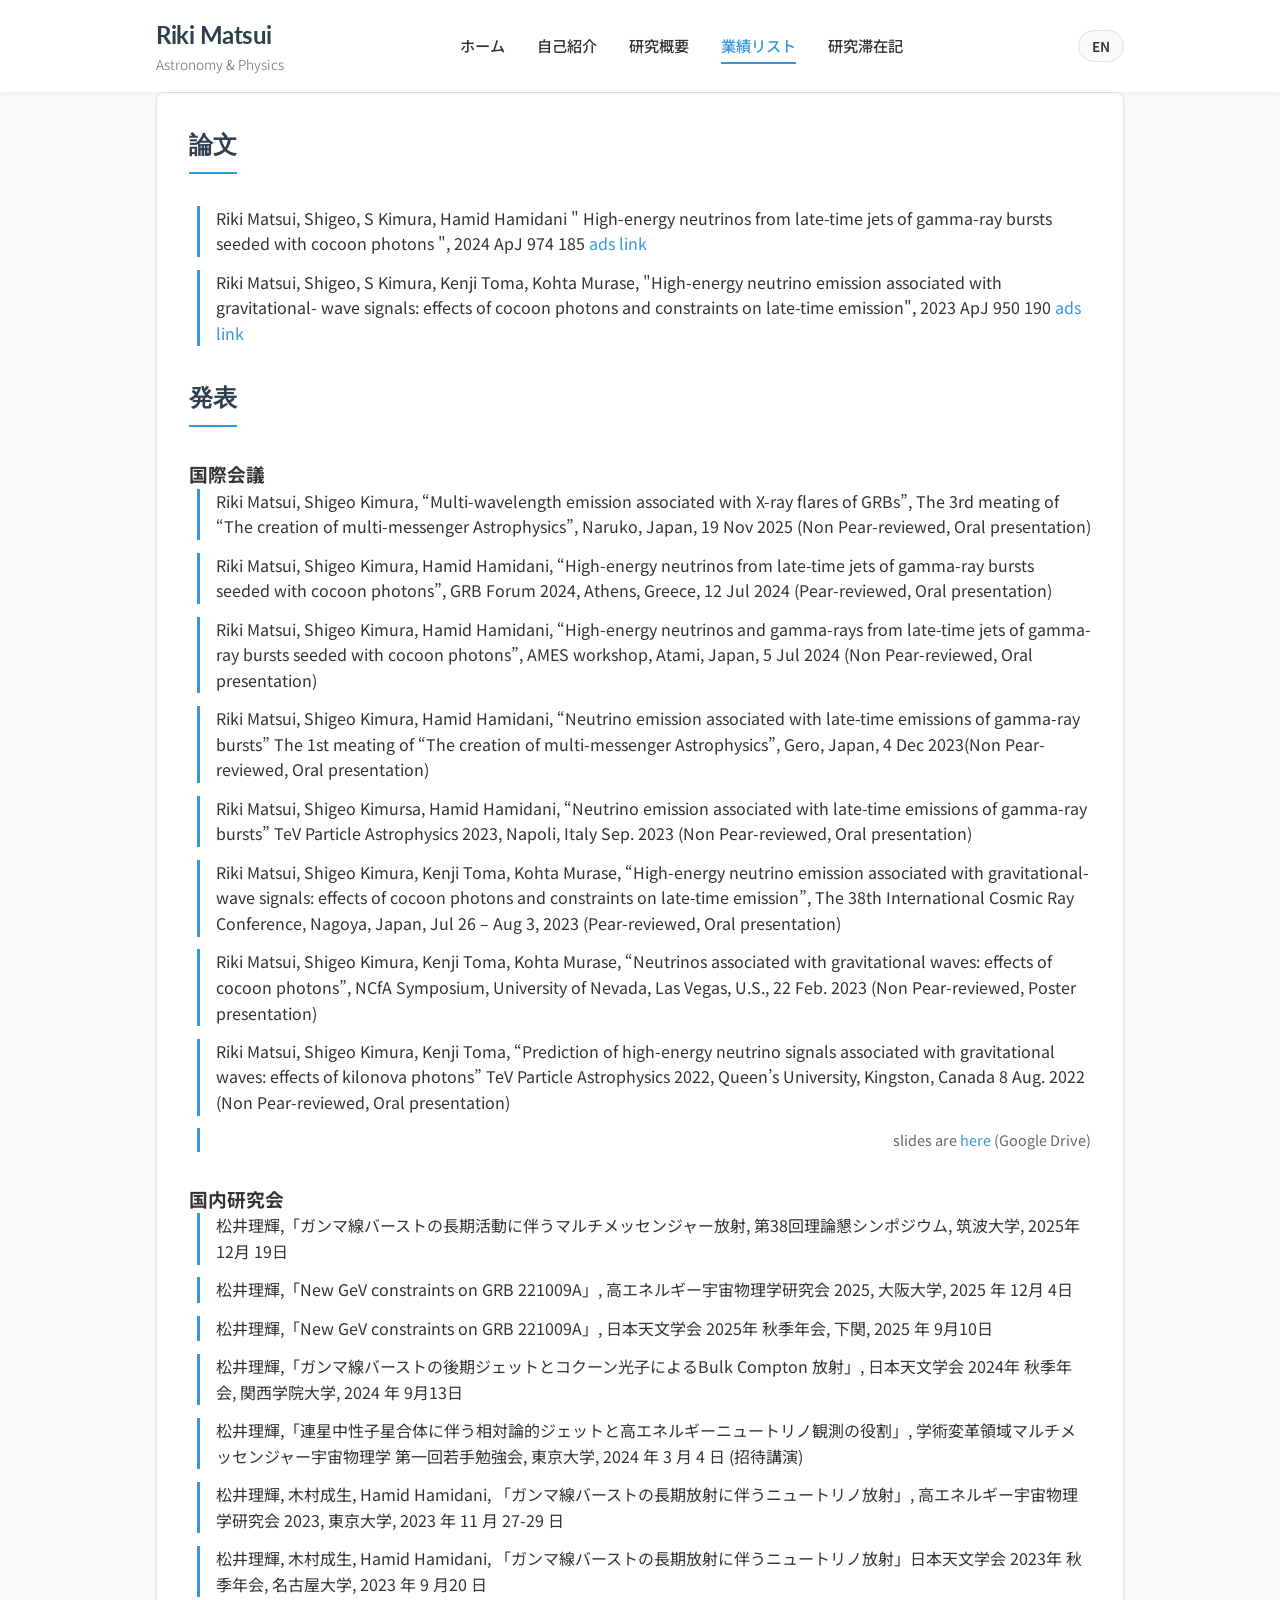
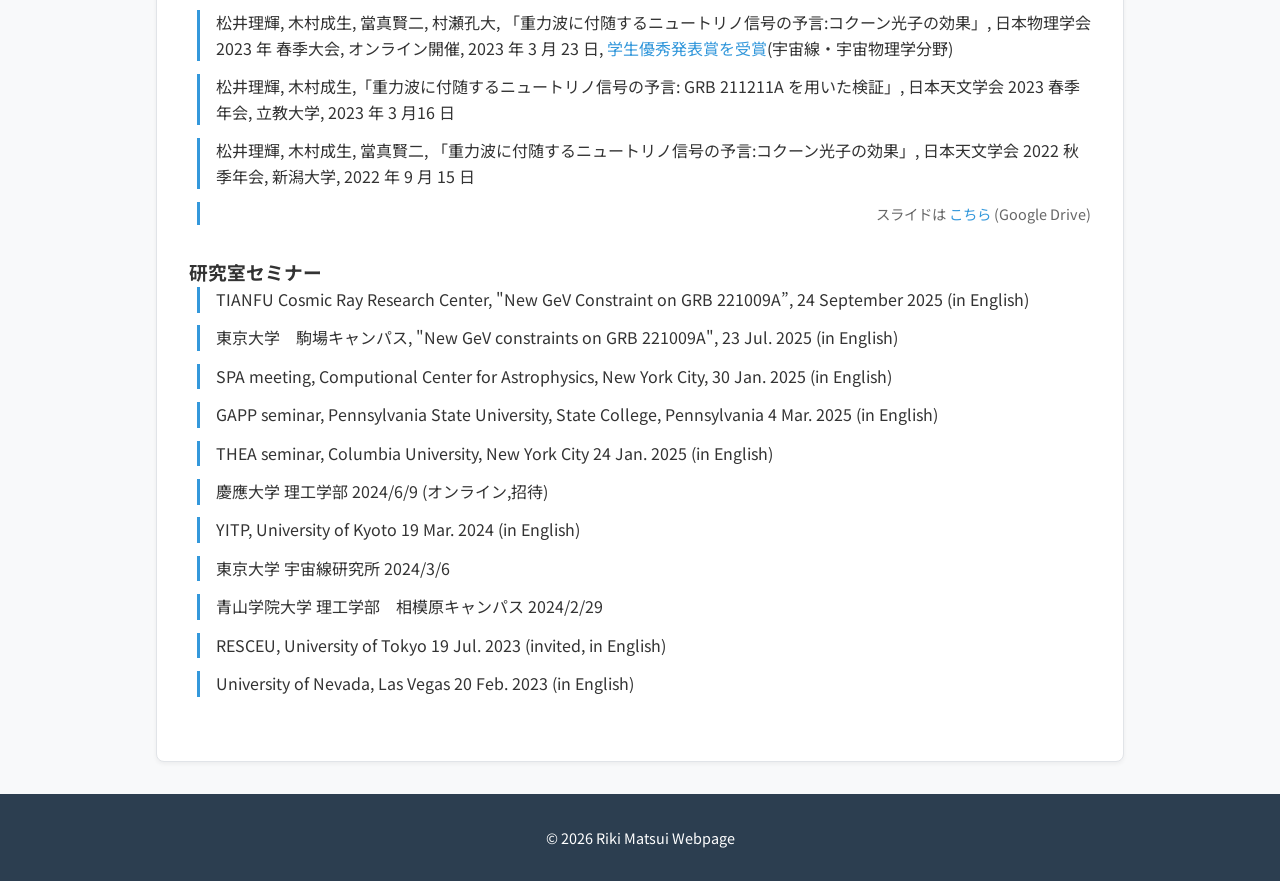
<file: Japanese/presentation.html>
<!DOCTYPE html>
<html lang="ja">

<head>
    <meta charset="UTF-8">
    <meta name="viewport" content="width=device-width, initial-scale=1.0">
    <title>業績リスト | Riki Matsui</title>
    <meta name="description" content="松井理輝の業績リスト。発表論文、国際会議での発表、国内研究会での発表、招待講演などを掲載しています。">
    <link rel="canonical" href="https://riki-matsui.github.io/webpage/Japanese/presentation.html">
    <link rel="preconnect" href="https://fonts.googleapis.com">
    <link rel="preconnect" href="https://fonts.gstatic.com" crossorigin>
    <link
        href="https://fonts.googleapis.com/css2?family=Lato:wght@300;400;700&family=Noto+Sans+JP:wght@300;400;500;700&display=swap"
        rel="stylesheet">
    <link rel="stylesheet" href="style.css">
    <style>
        .publication-list li {
            margin-bottom: 0.8rem;
            padding-left: 1rem;
            border-left: 3px solid var(--secondary-color);
        }

        .publication-list {
            margin-bottom: 2rem;
            padding-left: 0.5rem;
        }

        .slides-link {
            display: block;
            margin-top: 0.5rem;
            font-size: 0.9rem;
            color: var(--text-light);
            text-align: right;
        }
    </style>
</head>

<body>
    <div class="main-wrapper">
        <header class="site-header">
            <div class="container header-container">
                <div class="logo">
                    <h1>Riki Matsui</h1>
                    <span class="subtitle">Astronomy & Physics</span>
                </div>
                <nav class="main-nav">
                    <ul>
                        <li><a href="./../index.html">ホーム</a></li>
                        <li><a href="myself.html">自己紹介</a></li>
                        <li><a href="research.html">研究概要</a></li>
                        <li><a href="presentation.html" class="active">業績リスト</a></li>
                        <li><a href="log.html">研究滞在記</a></li>
                    </ul>
                </nav>
                <div class="language-switch">
                    <a href="./../English/index.html">EN</a>
                </div>
            </div>
        </header>

        <main class="container content-container">
            <section id="conferences" class="section-card">
                <h2 class="section-title">論文</h2>
                <ul class="publication-list">
                    <li>Riki Matsui, Shigeo, S Kimura, Hamid Hamidani " High-energy neutrinos from late-time jets of
                        gamma-ray bursts seeded with cocoon photons ", 2024 ApJ 974 185 <a
                            href="https://ui.adsabs.harvard.edu/abs/2024ApJ...974..185M/abstract" target="_blank"> ads
                            link</a> </li>
                    <li>Riki Matsui, Shigeo, S Kimura, Kenji Toma, Kohta Murase, "High-energy neutrino emission
                        associated with gravitational- wave signals: effects of cocoon photons and constraints on
                        late-time emission", 2023 ApJ 950 190 <a
                            href="https://ui.adsabs.harvard.edu/abs/2023ApJ...950..190M/abstract" target="_blank"> ads
                            link</a> </li>
                </ul>

                <h2 class="section-title">発表</h2>

                <h3>国際会議</h3>
                <ul class="publication-list">
                    <li>Riki Matsui, Shigeo Kimura, “Multi-wavelength emission associated with X-ray flares of GRBs”,
                        The 3rd meating of “The creation of multi-messenger Astrophysics”, Naruko, Japan, 19 Nov 2025
                        (Non Pear-reviewed, Oral presentation)</li>
                    <li> Riki Matsui, Shigeo Kimura, Hamid Hamidani, “High-energy neutrinos from late-time jets of
                        gamma-ray bursts seeded with cocoon photons”, GRB Forum 2024, Athens, Greece, 12 Jul 2024
                        (Pear-reviewed, Oral presentation)</li>
                    <li> Riki Matsui, Shigeo Kimura, Hamid Hamidani, “High-energy neutrinos and gamma-rays from
                        late-time jets of gamma-ray bursts seeded with cocoon photons”, AMES workshop, Atami, Japan, 5
                        Jul 2024 (Non Pear-reviewed, Oral presentation)</li>
                    <li> Riki Matsui, Shigeo Kimura, Hamid Hamidani, “Neutrino emission associated with late-time
                        emissions of gamma-ray bursts” The 1st meating of “The creation of multi-messenger
                        Astrophysics”, Gero, Japan, 4 Dec 2023(Non Pear-reviewed, Oral presentation)</li>
                    <li>Riki Matsui, Shigeo Kimursa, Hamid Hamidani, “Neutrino emission associated with late-time
                        emissions of gamma-ray bursts” TeV Particle Astrophysics 2023, Napoli, Italy Sep. 2023 (Non
                        Pear-reviewed, Oral presentation)</li>
                    <li>Riki Matsui, Shigeo Kimura, Kenji Toma, Kohta Murase, “High-energy neutrino emission associated
                        with gravitational-wave signals: effects of cocoon photons and constraints on late-time
                        emission”, The 38th International Cosmic Ray Conference, Nagoya, Japan, Jul 26 – Aug 3, 2023
                        (Pear-reviewed, Oral presentation)</li>
                    <li>Riki Matsui, Shigeo Kimura, Kenji Toma, Kohta Murase, “Neutrinos associated with gravitational
                        waves: effects of cocoon photons”, NCfA Symposium, University of Nevada, Las Vegas, U.S., 22
                        Feb. 2023 (Non Pear-reviewed, Poster presentation)</li>
                    <li>Riki Matsui, Shigeo Kimura, Kenji Toma, “Prediction of high-energy neutrino signals associated
                        with gravitational waves: effects of kilonova photons” TeV Particle Astrophysics 2022, Queen’s
                        University, Kingston, Canada 8 Aug. 2022 (Non Pear-reviewed, Oral presentation)</li>
                    <li class="slides-link">slides are <a
                            href="https://drive.google.com/drive/folders/1AOSSB6BXiyBopaYAWLgXyWZCO3keHLuq?usp=sharing"
                            target="_blank">here</a> (Google Drive)</li>
                </ul>

                <h3>国内研究会</h3>
                <ul class="publication-list">
                    <li>松井理輝,「ガンマ線バーストの長期活動に伴うマルチメッセンジャー放射, 第38回理論懇シンポジウム, 筑波大学, 2025年 12月 19日</li>
                    <li>松井理輝,「New GeV constraints on GRB 221009A」, 高エネルギー宇宙物理学研究会 2025, 大阪大学, 2025 年 12月 4日</li>
                    <li>松井理輝,「New GeV constraints on GRB 221009A」, 日本天文学会 2025年 秋季年会, 下関, 2025 年 9月10日</li>
                    <li>松井理輝,「ガンマ線バーストの後期ジェットとコクーン光子によるBulk Compton 放射」, 日本天文学会 2024年 秋季年会, 関西学院大学, 2024 年 9月13日</li>
                    <li>松井理輝,「連星中性子星合体に伴う相対論的ジェットと高エネルギーニュートリノ観測の役割」, 学術変革領域マルチメッセンジャー宇宙物理学 第一回若手勉強会, 東京大学, 2024 年 3 月 4
                        日 (招待講演)</li>
                    <li>松井理輝, 木村成生, Hamid Hamidani, 「ガンマ線バーストの長期放射に伴うニュートリノ放射」, 高エネルギー宇宙物理学研究会 2023, 東京大学, 2023 年 11 月
                        27-29 日</li>
                    <li>松井理輝, 木村成生, Hamid Hamidani, 「ガンマ線バーストの長期放射に伴うニュートリノ放射」日本天文学会 2023年 秋季年会, 名古屋大学, 2023 年 9 月20 日
                    </li>
                    <li>松井理輝, 木村成生, 當真賢二, 村瀬孔大, 「重力波に付随するニュートリノ信号の予言:コクーン光子の効果」, 日本物理学会 2023 年 春季大会, オンライン開催, 2023 年 3 月
                        23 日, <a
                            href="https://www.jps.or.jp/activities/awards/gakusei/2023_student_presentation_award.php"
                            target="_blank">学生優秀発表賞を受賞</a>(宇宙線・宇宙物理学分野) </li>
                    <li>松井理輝, 木村成生,「重力波に付随するニュートリノ信号の予言: GRB 211211A を用いた検証」, 日本天文学会 2023 春季年会, 立教大学, 2023 年 3 月16 日
                    </li>
                    <li>松井理輝, 木村成生, 當真賢二, 「重力波に付随するニュートリノ信号の予言:コクーン光子の効果」, 日本天文学会 2022 秋季年会, 新潟大学, 2022 年 9 月 15 日</li>
                    <li class="slides-link">スライドは <a
                            href="https://drive.google.com/drive/folders/1vF4T-aJkhDrUdeTdbDK1ZrdrFBF1mb99?usp=sharing"
                            target="_blank">こちら</a> (Google Drive)</li>
                </ul>

                <h3>研究室セミナー</h3>
                <ul class="publication-list">
                    <li>TIANFU Cosmic Ray Research Center, "New GeV Constraint on GRB 221009A”, 24 September 2025 (in
                        English)</li>
                    <li>東京大学　駒場キャンパス, "New GeV constraints on GRB 221009A", 23 Jul. 2025 (in English)</li>
                    <li>SPA meeting, Computional Center for Astrophysics, New York City, 30 Jan. 2025 (in English)</li>
                    <li>GAPP seminar, Pennsylvania State University, State College, Pennsylvania 4 Mar. 2025 (in
                        English)</li>
                    <li>THEA seminar, Columbia University, New York City 24 Jan. 2025 (in English)</li>
                    <li>慶應大学 理工学部 2024/6/9 (オンライン,招待)</li>
                    <li>YITP, University of Kyoto 19 Mar. 2024 (in English)</li>
                    <li>東京大学 宇宙線研究所 2024/3/6</li>
                    <li>青山学院大学 理工学部　相模原キャンパス 2024/2/29</li>
                    <li>RESCEU, University of Tokyo 19 Jul. 2023 (invited, in English)</li>
                    <li>University of Nevada, Las Vegas 20 Feb. 2023 (in English)</li>
                </ul>
            </section>
        </main>

        <footer class="site-footer">
            <p>&copy; 2026 Riki Matsui Webpage</p>
        </footer>
    </div>
</body>

</html>
</file>
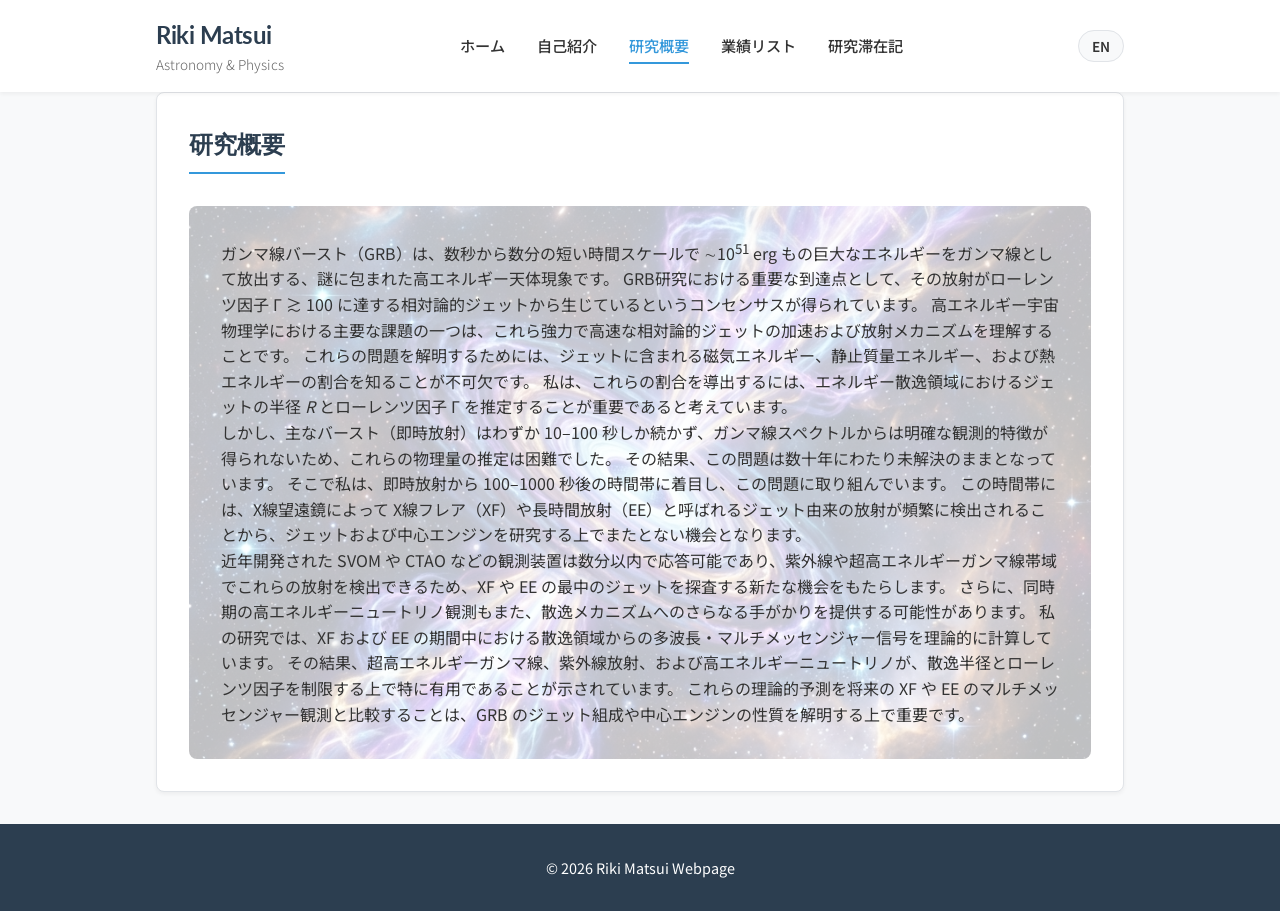
<file: Japanese/research.html>
<!DOCTYPE html>
<html lang="ja">

<head>
    <meta charset="UTF-8">
    <meta name="viewport" content="width=device-width, initial-scale=1.0">
    <title>研究概要 | Riki Matsui</title>
    <meta name="description" content="松井理輝の研究概要。ガンマ線バースト（GRB）の放射メカニズムや、高エネルギーニュートリノを用いたマルチメッセンジャー天文学の研究について。">
    <link rel="canonical" href="https://riki-matsui.github.io/webpage/Japanese/research.html">
    <link rel="preconnect" href="https://fonts.googleapis.com">
    <link rel="preconnect" href="https://fonts.gstatic.com" crossorigin>
    <link
        href="https://fonts.googleapis.com/css2?family=Lato:wght@300;400;700&family=Noto+Sans+JP:wght@300;400;500;700&display=swap"
        rel="stylesheet">
    <link rel="stylesheet" href="style.css">
</head>

<body>
    <div class="main-wrapper">
        <header class="site-header">
            <div class="container header-container">
                <div class="logo">
                    <h1>Riki Matsui</h1>
                    <span class="subtitle">Astronomy & Physics</span>
                </div>
                <nav class="main-nav">
                    <ul>
                        <li><a href="./../index.html">ホーム</a></li>
                        <li><a href="myself.html">自己紹介</a></li>
                        <li><a href="research.html" class="active">研究概要</a></li>
                        <li><a href="presentation.html">業績リスト</a></li>
                        <li><a href="log.html">研究滞在記</a></li>
                    </ul>
                </nav>
                <div class="language-switch">
                    <a href="./../English/index.html">EN</a>
                </div>
            </div>
        </header>

        <main class="container content-container">
            <section id="research" class="section-card">
                <h2 class="section-title">研究概要</h2>
                <div class="research-bg">
                    <p>ガンマ線バースト（GRB）は、数秒から数分の短い時間スケールで &sim;10<sup>51</sup> erg
                        もの巨大なエネルギーをガンマ線として放出する、謎に包まれた高エネルギー天体現象です。
                        GRB研究における重要な到達点として、その放射がローレンツ因子 &Gamma; &#8819; 100 に達する相対論的ジェットから生じているというコンセンサスが得られています。
                        高エネルギー宇宙物理学における主要な課題の一つは、これら強力で高速な相対論的ジェットの加速および放射メカニズムを理解することです。
                        これらの問題を解明するためには、ジェットに含まれる磁気エネルギー、静止質量エネルギー、および熱エネルギーの割合を知ることが不可欠です。
                        私は、これらの割合を導出するには、エネルギー散逸領域におけるジェットの半径 <i>R</i> とローレンツ因子 &Gamma; を推定することが重要であると考えています。</p>

                    <p>しかし、主なバースト（即時放射）はわずか 10–100 秒しか続かず、ガンマ線スペクトルからは明確な観測的特徴が得られないため、これらの物理量の推定は困難でした。
                        その結果、この問題は数十年にわたり未解決のままとなっています。
                        そこで私は、即時放射から 100–1000 秒後の時間帯に着目し、この問題に取り組んでいます。
                        この時間帯には、X線望遠鏡によって
                        X線フレア（XF）や長時間放射（EE）と呼ばれるジェット由来の放射が頻繁に検出されることから、ジェットおよび中心エンジンを研究する上でまたとない機会となります。</p>

                    <p>近年開発された SVOM や CTAO などの観測装置は数分以内で応答可能であり、紫外線や超高エネルギーガンマ線帯域でこれらの放射を検出できるため、XF や EE
                        の最中のジェットを探査する新たな機会をもたらします。
                        さらに、同時期の高エネルギーニュートリノ観測もまた、散逸メカニズムへのさらなる手がかりを提供する可能性があります。
                        私の研究では、XF および EE の期間中における散逸領域からの多波長・マルチメッセンジャー信号を理論的に計算しています。
                        その結果、超高エネルギーガンマ線、紫外線放射、および高エネルギーニュートリノが、散逸半径とローレンツ因子を制限する上で特に有用であることが示されています。
                        これらの理論的予測を将来の XF や EE のマルチメッセンジャー観測と比較することは、GRB のジェット組成や中心エンジンの性質を解明する上で重要です。</p>
                </div>
            </section>
        </main>

        <footer class="site-footer">
            <p>&copy; 2026 Riki Matsui Webpage</p>
        </footer>
    </div>
</body>

</html>
</file>
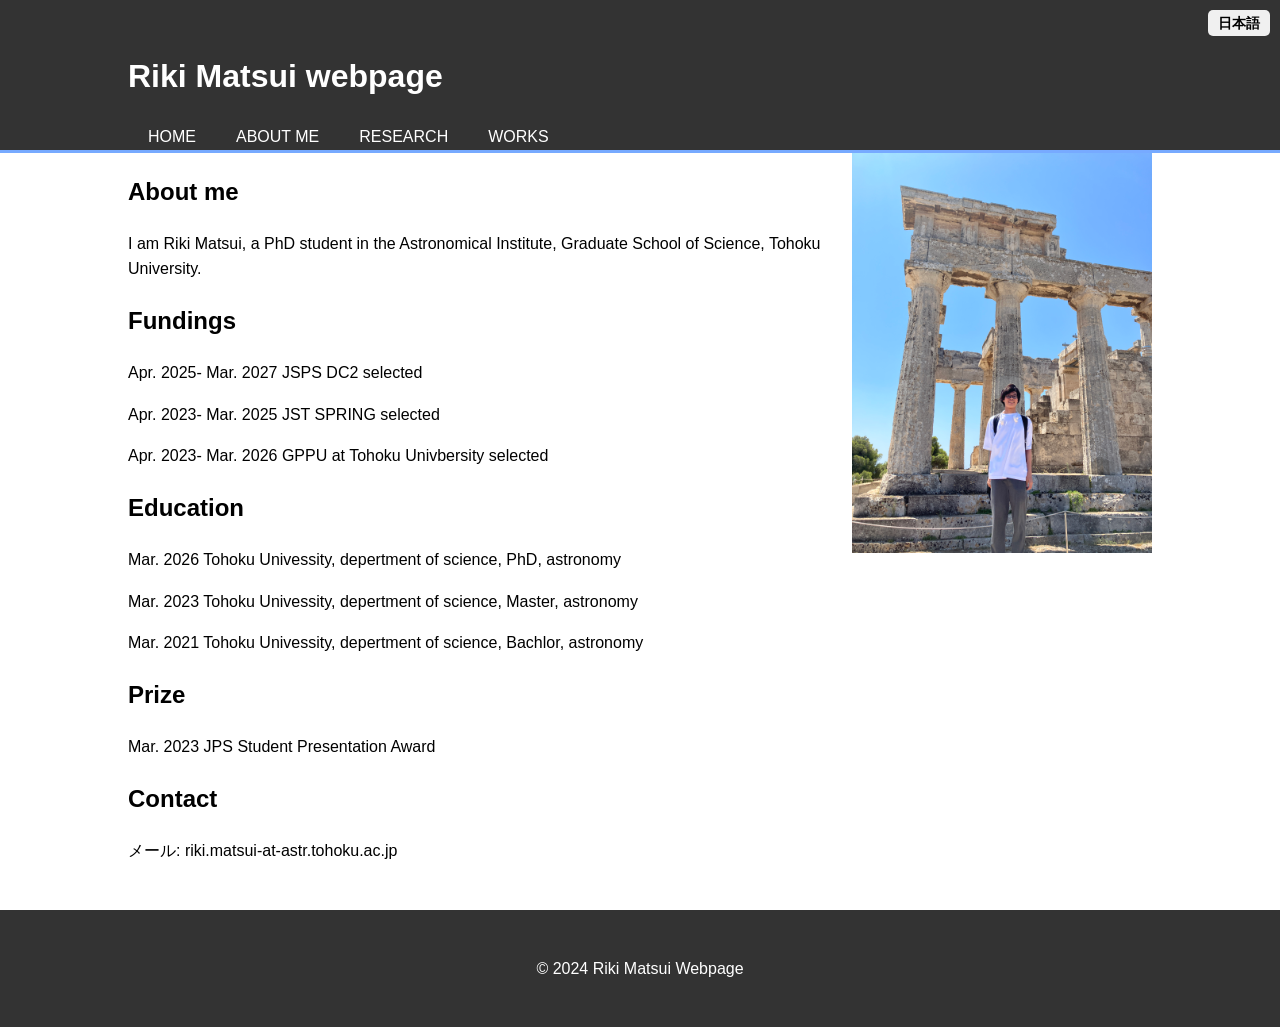
<file: webpage_beta/English/myself.html>
<!DOCTYPE html>
<html lang="ja">
<head>
    <meta charset="UTF-8">
    <meta name="viewport" content="width=device-width, initial-scale=1.0">
    <title>About me Riki Matsui</title>
    <link rel="stylesheet" href="style.css">
</head>
<body>
    <div class="language-switch">
        <a href="../Japanese/index.html">日本語</a>
    </div>
    <header>
        <div class="container">
            <h1>Riki Matsui webpage</h1>
            <ul>
                <li><a href="index.html"> Home</a></li>
                <li><a href="myself.html">About me</a></li>
                <li><a href="research.html">Research</a></li>
                <li><a href="presentation.html">Works</a></li>
            </ul>
        </div>
    </header>
    <div class="container">
        <img src="./photo.JPG" alt="ギリシャ エギナ島にて" class="image">
   
        <section id="about">
            <h2>About me</h2>
            <p>I am Riki Matsui, a PhD student in the Astronomical Institute, Graduate School of Science, Tohoku University.</p>

            <h2>Fundings </h2>
            <p>Apr. 2025- Mar. 2027 JSPS DC2 selected</p>
            <p>Apr. 2023- Mar. 2025 JST SPRING selected </p>
            <p>Apr. 2023- Mar. 2026 GPPU at Tohoku Univbersity selected</p>

            <h2>Education  </h2>
            <p>Mar. 2026 Tohoku Univessity, depertment of science, PhD, astronomy </p>
            <p>Mar. 2023 Tohoku Univessity, depertment of science, Master, astronomy</p>
            <p>Mar. 2021 Tohoku Univessity, depertment of science, Bachlor, astronomy</p>

            <h2>Prize</h2>
            <p> Mar. 2023  JPS Student Presentation Award </p>

            <h2>Contact</h2>
            <p>メール: riki.matsui-at-astr.tohoku.ac.jp</p>

        </section>
    </div>
    <footer>
        <p>&copy; 2024 Riki Matsui Webpage</p>
    </footer>
</body>
</html>
</file>
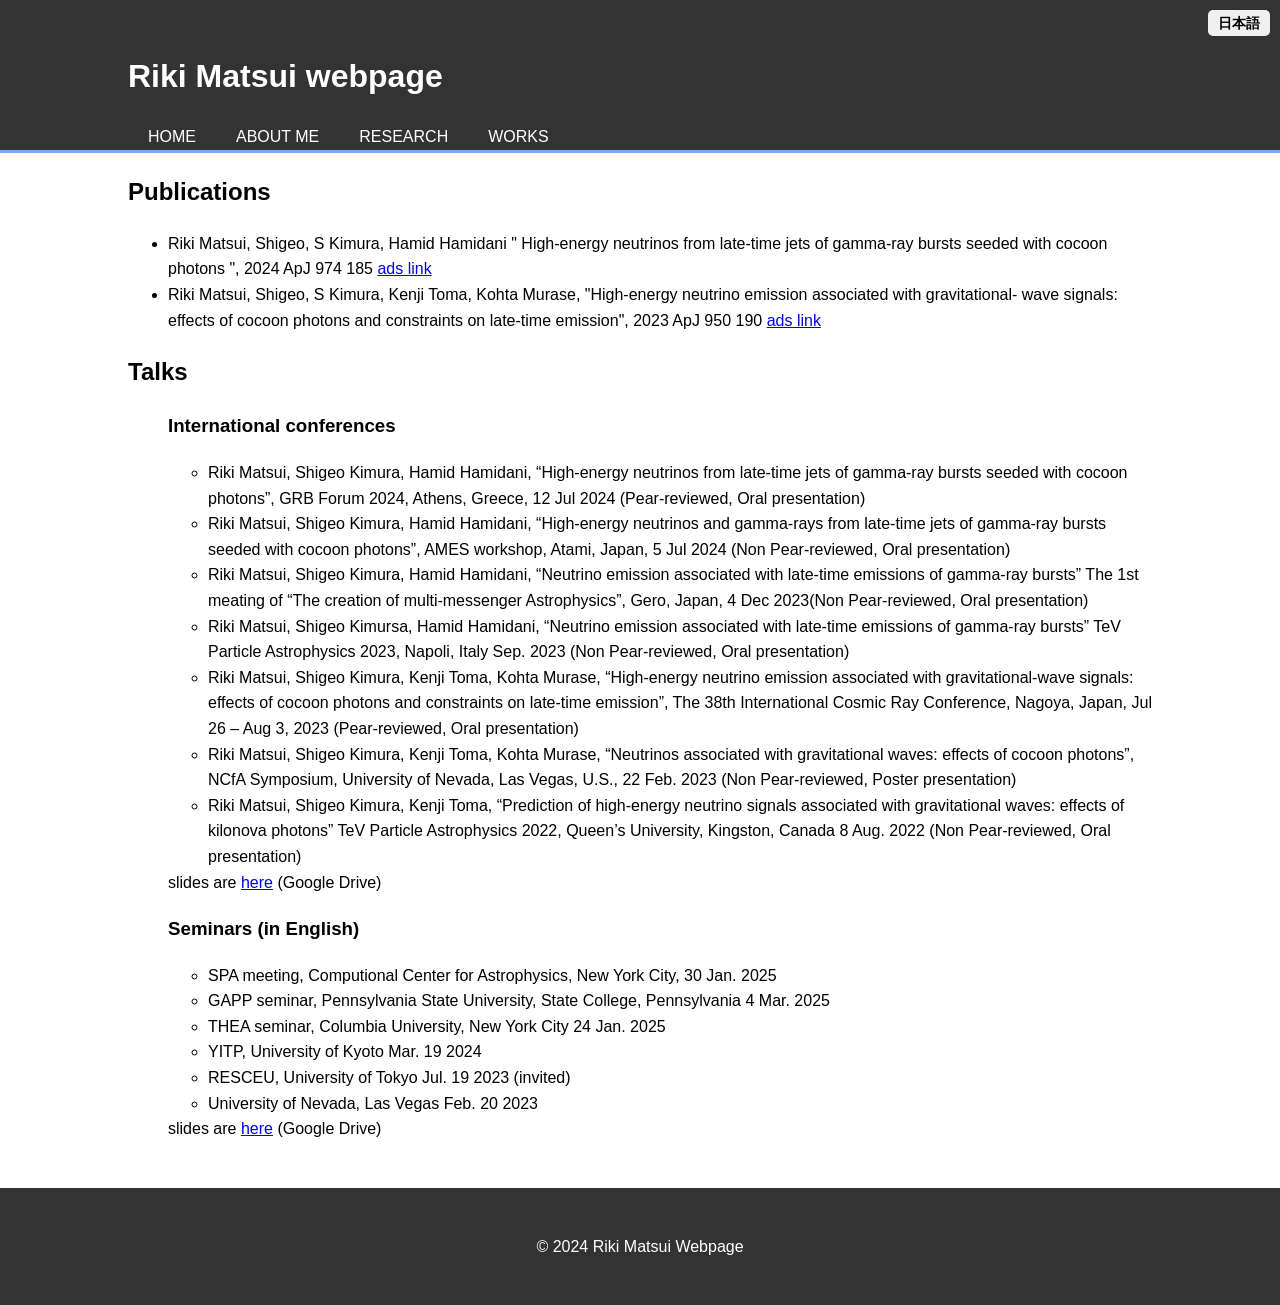
<file: webpage_beta/English/presentation.html>
<!DOCTYPE html>
<html lang="ja">
<head>
    <meta charset="UTF-8">
    <meta name="viewport" content="width=device-width, initial-scale=1.0">
    <title>Works | Riki Matsui</title>
    <link rel="stylesheet" href="style.css">
</head>
<body>
    <div class="language-switch">
        <a href="../Japanese/index.html">日本語</a>
    </div>
    <header>
        <div class="container">
            <h1>Riki Matsui webpage</h1>
            <ul>
                <li><a href="index.html"> Home</a></li>
                <li><a href="myself.html">About me</a></li>
                <li><a href="research.html">Research</a></li>
                <li><a href="presentation.html">Works</a></li>
            </ul>
        </div>
    </header>
    <div class="container">
        <section id="conferences">
            <h2>Publications</h2>
            <ul>
                <!-- 業績リスト内容をここに貼り付け -->
                <li>Riki Matsui, Shigeo, S Kimura, Hamid Hamidani " High-energy neutrinos from late-time jets of gamma-ray bursts seeded with cocoon photons ", 2024 ApJ 974 185 <a href="https://ui.adsabs.harvard.edu/abs/2024ApJ...974..185M/abstract" target="_blank"> ads link</a> </li>
                <li>Riki Matsui, Shigeo, S Kimura, Kenji Toma, Kohta Murase, "High-energy neutrino emission associated with gravitational- wave signals: effects of cocoon photons and constraints on late-time emission", 2023 ApJ 950 190 <a href="https://ui.adsabs.harvard.edu/abs/2023ApJ...950..190M/abstract" target="_blank" > ads link</a> </li>
                <!-- 他の業績 -->
            </ul>

            <h2>Talks</h2>
            <ul>
                <h3> International conferences</h3>
                <ul>
                    <li> Riki Matsui, Shigeo Kimura, Hamid Hamidani, “High-energy neutrinos from late-time jets of gamma-ray bursts seeded with cocoon photons”, GRB Forum 2024, Athens, Greece, 12 Jul 2024 (Pear-reviewed, Oral presentation)</li>
                    <li> Riki Matsui, Shigeo Kimura, Hamid Hamidani, “High-energy neutrinos and gamma-rays from late-time jets of gamma-ray bursts seeded with cocoon photons”, AMES workshop, Atami, Japan, 5 Jul 2024 (Non Pear-reviewed, Oral presentation)</li>
                    <li> Riki Matsui, Shigeo Kimura, Hamid Hamidani, “Neutrino emission associated with late-time emissions of gamma-ray bursts” The 1st meating of “The creation of multi-messenger Astrophysics”, Gero, Japan, 4 Dec 2023(Non Pear-reviewed, Oral presentation)</li>
                    <li>Riki Matsui, Shigeo Kimursa, Hamid Hamidani, “Neutrino emission associated with late-time emissions of gamma-ray bursts” TeV Particle Astrophysics 2023, Napoli, Italy Sep. 2023 (Non Pear-reviewed, Oral presentation)</li>
                    <li>Riki Matsui, Shigeo Kimura, Kenji Toma, Kohta Murase, “High-energy neutrino emission associated with gravitational-wave signals: effects of cocoon photons and constraints on late-time emission”, The 38th International Cosmic Ray Conference, Nagoya, Japan, Jul 26 – Aug 3, 2023 (Pear-reviewed, Oral presentation)</li>
                    <li>Riki Matsui, Shigeo Kimura, Kenji Toma, Kohta Murase, “Neutrinos associated with gravitational waves: effects of cocoon photons”, NCfA Symposium, University of Nevada, Las Vegas, U.S., 22 Feb. 2023 (Non Pear-reviewed, Poster presentation)</li>
                    <li>Riki Matsui, Shigeo Kimura, Kenji Toma, “Prediction of high-energy neutrino signals associated with gravitational waves: effects of kilonova photons” TeV Particle Astrophysics 2022, Queen’s University, Kingston, Canada 8 Aug. 2022 (Non Pear-reviewed, Oral presentation)</li>
                    </ul>slides are <a href="https://drive.google.com/drive/folders/1AOSSB6BXiyBopaYAWLgXyWZCO3keHLuq?usp=sharing" target="_blank">here</a>  (Google Drive) </ul>
                </ul>
            </ul>
    
            <ul>
                <h3> Seminars (in English) </h3>
                <ul>
                    <li>SPA meeting, Computional Center for Astrophysics, New York City, 30 Jan. 2025 </li>
                    <li>GAPP seminar, Pennsylvania State University, State College, Pennsylvania 4 Mar. 2025 </li>
                    <li>THEA seminar, Columbia University, New York City 24 Jan. 2025</li>
                    <li>YITP, University of Kyoto  Mar. 19 2024 </li>
                    <li>RESCEU, University of Tokyo Jul. 19 2023 (invited)</li>
                    <li>University of Nevada, Las Vegas Feb. 20 2023 </li>
                    </ul>slides are <a href="https://drive.google.com/drive/folders/1qbx6Gbd-MR_ozNOWVEE2f-UA9idyFeqW?usp=sharing" target="_blank">here</a> (Google Drive)</ul>
                    </ul>

                    <!-- 他の業績 -->
            

                    <!-- 他の業績 -->
                </ul>
            </ul>
            <!-- 発表リスト内容をここに貼り付け -->
        </section>
    </div>
    <footer>
        <p>&copy; 2024 Riki Matsui Webpage</p>
    </footer>
</body>
</html>
</file>
<file: Japanese/style.css>
:root {
    /* Colors */
    --primary-color: #2c3e50;
    --secondary-color: #3498db;
    --accent-color: #e74c3c;
    --text-color: #333333;
    --text-light: #666666;
    --bg-color: #f8f9fa;
    --card-bg: #ffffff;
    --border-color: #e1e4e8;

    /* Typography */
    --font-heading: 'Lato', sans-serif;
    --font-body: 'Noto Sans JP', sans-serif;

    /* Spacing */
    --spacing-xs: 0.5rem;
    --spacing-sm: 1rem;
    --spacing-md: 2rem;
    --spacing-lg: 4rem;

    /* Shadows */
    --shadow-sm: 0 2px 4px rgba(0, 0, 0, 0.05);
    --shadow-md: 0 4px 6px rgba(0, 0, 0, 0.1);
    --shadow-lg: 0 10px 15px rgba(0, 0, 0, 0.1);
}

/* Reset & Base */
* {
    box-sizing: border-box;
    margin: 0;
    padding: 0;
}

body {
    font-family: var(--font-body);
    line-height: 1.6;
    color: var(--text-color);
    background-color: var(--bg-color);
    -webkit-font-smoothing: antialiased;
}

img {
    max-width: 100%;
    height: auto;
    display: block;
}

a {
    text-decoration: none;
    color: var(--secondary-color);
    transition: color 0.3s ease;
}

a:hover {
    color: var(--primary-color);
}

ul {
    list-style: none;
}

/* Layout */
.container {
    width: 90%;
    max-width: 1000px;
    margin: 0 auto;
    padding: 0 var(--spacing-sm);
}

.main-wrapper {
    display: flex;
    flex-direction: column;
    min-height: 100vh;
}

/* Header */
.site-header {
    background: #fff;
    box-shadow: var(--shadow-sm);
    position: sticky;
    top: 0;
    z-index: 100;
    padding: var(--spacing-sm) 0;
}

.header-container {
    display: flex;
    justify-content: space-between;
    align-items: center;
}

.logo h1 {
    font-family: var(--font-heading);
    font-weight: 700;
    font-size: 1.5rem;
    color: var(--primary-color);
    letter-spacing: -0.5px;
}

.logo .subtitle {
    display: block;
    font-size: 0.85rem;
    color: var(--text-light);
    font-weight: 300;
}

/* Navigation */
.main-nav ul {
    display: flex;
    gap: var(--spacing-md);
}

.main-nav a {
    color: var(--text-color);
    font-weight: 500;
    font-size: 0.95rem;
    padding: 0.5rem 0;
    position: relative;
}

.main-nav a:hover,
.main-nav a.active {
    color: var(--secondary-color);
}

.main-nav a::after {
    content: '';
    position: absolute;
    bottom: 0;
    left: 0;
    width: 0;
    height: 2px;
    background: var(--secondary-color);
    transition: width 0.3s ease;
}

.main-nav a:hover::after,
.main-nav a.active::after {
    width: 100%;
}

.language-switch a {
    background: var(--bg-color);
    color: var(--text-color);
    padding: 0.3rem 0.8rem;
    border-radius: 20px;
    font-size: 0.85rem;
    font-weight: 600;
    border: 1px solid var(--border-color);
}

.language-switch a:hover {
    background: var(--secondary-color);
    color: #fff;
    border-color: var(--secondary-color);
}

/* Hero Section */
.hero-section {
    display: flex;
    align-items: center;
    gap: var(--spacing-lg);
    padding: var(--spacing-lg) 0;
    margin-bottom: var(--spacing-md);
    border-bottom: 1px solid var(--border-color);
}

.hero-text {
    flex: 1;
}

.hero-text h2 {
    font-family: var(--font-heading);
    font-size: 2.5rem;
    margin-bottom: var(--spacing-sm);
    color: var(--primary-color);
}

.hero-text .intro-lead {
    font-size: 1.1rem;
    color: var(--text-light);
    margin-bottom: var(--spacing-xs);
}

.hero-image {
    flex: 0 0 250px;
}

.profile-img {
    width: 100%;
    border-radius: 50%;
    box-shadow: var(--shadow-md);
    border: 4px solid #fff;
}

/* Sections */
.section-card {
    background: var(--card-bg);
    border-radius: 8px;
    padding: var(--spacing-md);
    margin-bottom: var(--spacing-md);
    box-shadow: var(--shadow-sm);
    border: 1px solid var(--border-color);
}

.section-title {
    font-family: var(--font-heading);
    font-size: 1.5rem;
    margin-bottom: var(--spacing-md);
    padding-bottom: var(--spacing-xs);
    border-bottom: 2px solid var(--secondary-color);
    display: inline-block;
    color: var(--primary-color);
}

.section-subtitle {
    margin-top: -1.5rem;
    margin-bottom: var(--spacing-md);
    color: var(--text-light);
    font-size: 0.9rem;
    font-style: italic;
}

/* News List */
.news-list {
    display: flex;
    flex-direction: column;
    gap: var(--spacing-sm);
}

.news-item {
    display: flex;
    align-items: baseline;
    padding-bottom: var(--spacing-sm);
    border-bottom: 1px solid var(--border-color);
}

.news-item:last-child {
    border-bottom: none;
}

.news-item .date {
    flex: 0 0 120px;
    font-family: var(--font-heading);
    font-weight: 700;
    color: var(--secondary-color);
    font-size: 0.9rem;
}

/* Travel List */
.travel-list li {
    margin-bottom: var(--spacing-xs);
    display: flex;
    align-items: baseline;
}

.travel-list .date {
    display: inline-block;
    width: 100px;
    font-weight: 700;
    color: var(--text-light);
    font-size: 0.9rem;
    flex-shrink: 0;
}

/* Footer */
.site-footer {
    margin-top: auto;
    background: var(--primary-color);
    color: #fff;
    text-align: center;
    padding: var(--spacing-md) 0;
    font-size: 0.9rem;
}

/* Responsive */
@media (max-width: 768px) {
    .header-container {
        flex-direction: column;
        gap: var(--spacing-sm);
    }

    .hero-section {
        flex-direction: column-reverse;
        text-align: center;
        padding: var(--spacing-md) 0;
    }

    .hero-image {
        flex: 0 0 150px;
        width: 150px;
    }

    .main-nav ul {
        flex-wrap: wrap;
        justify-content: center;
        gap: var(--spacing-sm);
    }

    .news-item {
        flex-direction: column;
        gap: 5px;
    }

    .section-card {
        padding: var(--spacing-sm);
    }

    .log-grid {
        grid-template-columns: 1fr;
    }
}

/* Travel Log Styles */
.log-grid {
    display: grid;
    grid-template-columns: 1fr;
    gap: 0.5rem;
    /* Reduced from spacing-sm (1rem) */
    margin-top: 1rem;
}

.log-card {
    background: #fff;
    border: 1px solid var(--border-color);
    border-radius: 4px;
    /* More subtle radius */
    overflow: hidden;
    transition: transform 0.2s, box-shadow 0.2s;
    display: flex;
    flex-direction: row;
    align-items: center;
    min-height: 50px;
    /* Reduced min-height */
}

.log-card:hover {
    transform: translateX(3px);
    box-shadow: var(--shadow-sm);
}

.log-image-container {
    width: 80px;
    /* Smaller image width */
    height: 100%;
    min-height: 60px;
    flex-shrink: 0;
    overflow: hidden;
    border-right: 1px solid var(--border-color);
    display: none;
}

.log-image-container:has(img) {
    display: block;
}

.log-image-container img {
    width: 100%;
    height: 100%;
    object-fit: cover;
}

.log-content {
    padding: 0.5rem 1rem;
    /* Much tighter padding */
    flex-grow: 1;
    display: flex;
    align-items: center;
    gap: 1rem;
    flex-wrap: wrap;
}

.log-date {
    font-size: 0.8rem;
    /* Slightly smaller */
    color: var(--secondary-color);
    font-weight: 700;
    margin-bottom: 0;
    flex: 0 0 90px;
}

.log-title {
    font-size: 0.95rem;
    /* Slightly smaller */
    font-weight: 500;
    /* Less heavy */
    margin-bottom: 0;
    color: var(--primary-color);
    margin-right: auto;
}

.log-description {
    font-size: 0.85rem;
    color: var(--text-light);
    margin-top: 0;
}

@media (max-width: 600px) {
    .log-content {
        flex-direction: column;
        align-items: flex-start;
        gap: 0.1rem;
        padding: 0.5rem;
    }

    .log-date {
        font-size: 0.75rem;
        flex: auto;
    }

    .log-title {
        font-size: 0.9rem;
    }
}

/* Research Illustration Background */
.research-bg {
    position: relative;
    padding: var(--spacing-md);
    border-radius: 8px;
    overflow: hidden;
    color: var(--text-color);
}

.research-bg::before {
    content: '';
    position: absolute;
    top: 0;
    left: 0;
    width: 100%;
    height: 100%;
    background-image: url('images/grb_illustration.png');
    background-size: cover;
    background-position: center;
    background-repeat: no-repeat;
    opacity: 0.25; /* Adjusted transparency for visibility behind text */
    z-index: 1;
}

.research-bg > * {
    position: relative;
    z-index: 2; /* Ensure text is above the background */
}
</file>
<file: webpage_beta/English/style.css>
body {
    font-family: Arial, sans-serif;
    line-height: 1.6;
    margin: 0;
    padding: 0;
}
.container {
    width: 80%;
    margin: auto;
    overflow: hidden;
}
header {
    background: #333;
    color: #fff;
    padding-top: 30px;
    min-height: 70px;
    border-bottom: #77aaff 3px solid;
}
header a {
    color: #fff;
    text-decoration: none;
    text-transform: uppercase;
    font-size: 16px;
}
header ul {
    padding: 0;
    list-style: none;
}
header li {
    float: left;
    display: inline;
    padding: 0 20px 0 20px;
}
footer {
    background: #333;
    color: #fff;
    text-align: center;
    padding: 30px;
    margin-top: 30px;
}
.image {
    width: 300px;
    height: auto;
    float: right;
    margin-left: 20px;
}
.language-switch {
    position: absolute;
    top: 10px;
    right: 10px;
    z-index: 1000;
}

.language-switch a {
    text-decoration: none;
    color: #000;
    background-color: #f0f0f0;
    padding: 5px 10px;
    border-radius: 5px;
    font-size: 14px;
    font-weight: bold;
}

.language-switch a:hover {
    background-color: #ddd;
}
</file>
<file: webpage_beta/Japanese/style.css>
body {
    font-family: Arial, sans-serif;
    line-height: 1.6;
    margin: 0;
    padding: 0;
}
.container {
    width: 80%;
    margin: auto;
    overflow: hidden;
}
header {
    background: #333;
    color: #fff;
    padding-top: 30px;
    min-height: 70px;
    border-bottom: #77aaff 3px solid;
}
header a {
    color: #fff;
    text-decoration: none;
    text-transform: uppercase;
    font-size: 16px;
}
header ul {
    padding: 0;
    list-style: none;
}
header li {
    float: left;
    display: inline;
    padding: 0 20px 0 20px;
}
footer {
    background: #333;
    color: #fff;
    text-align: center;
    padding: 30px;
    margin-top: 30px;
}
.image {
    width: 300px;
    height: auto;
    float: right;
    margin-left: 20px;
}
.language-switch {
    position: absolute;
    top: 10px;
    right: 10px;
    z-index: 1000;
}

.language-switch a {
    text-decoration: none;
    color: #000;
    background-color: #f0f0f0;
    padding: 5px 10px;
    border-radius: 5px;
    font-size: 14px;
    font-weight: bold;
}

.language-switch a:hover {
    background-color: #ddd;
}
</file>
